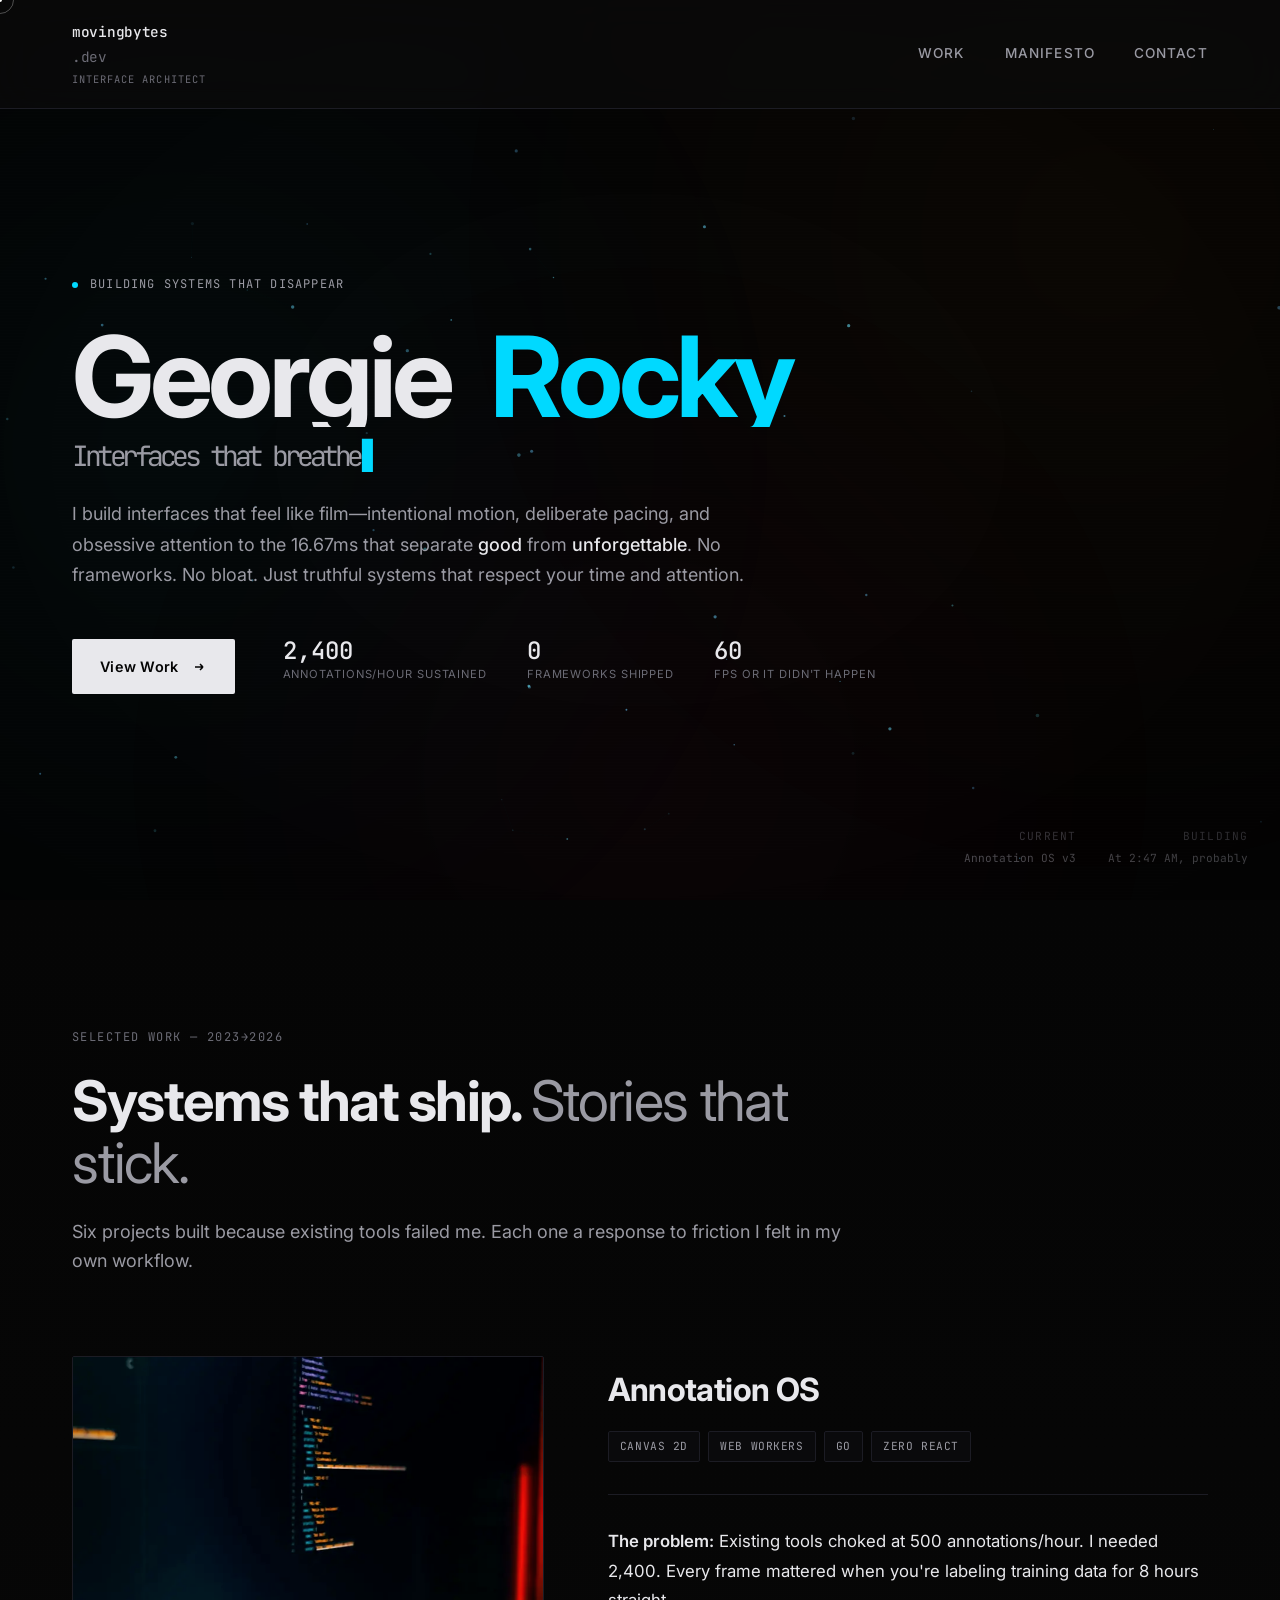
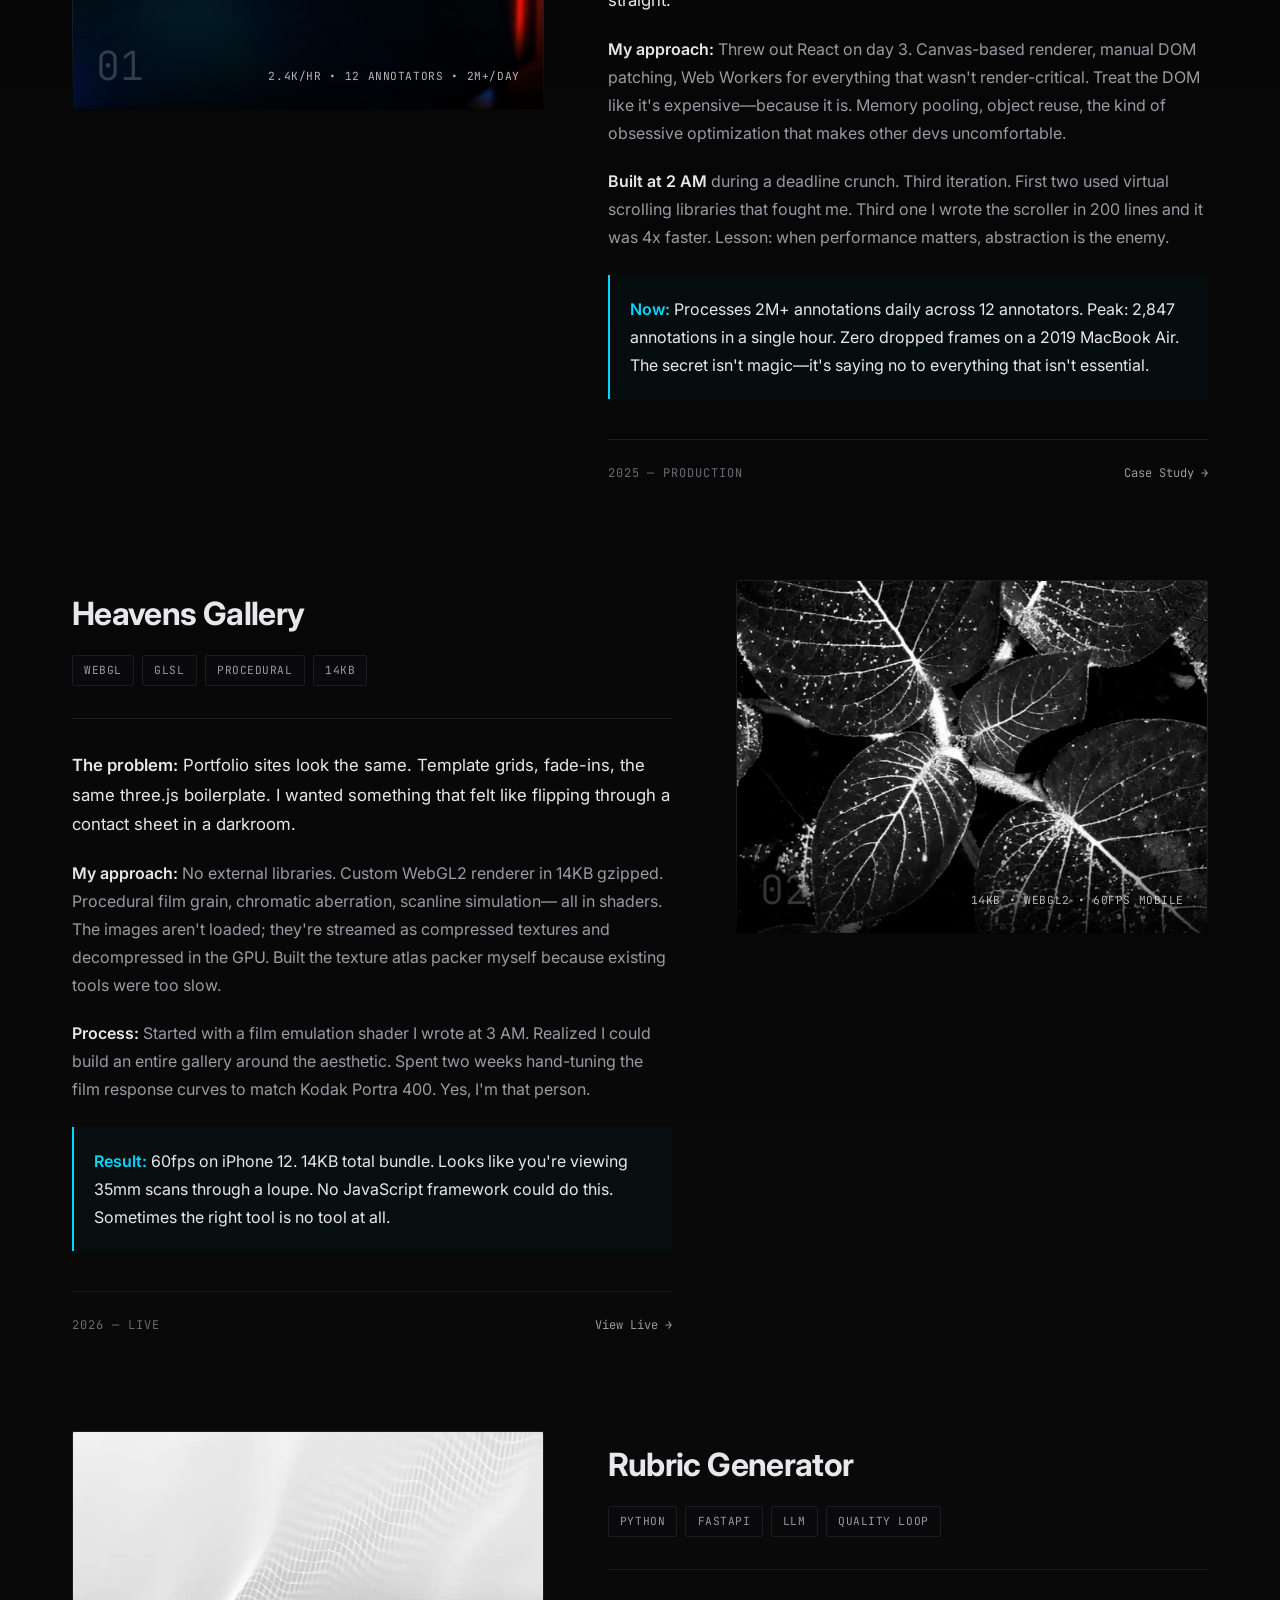
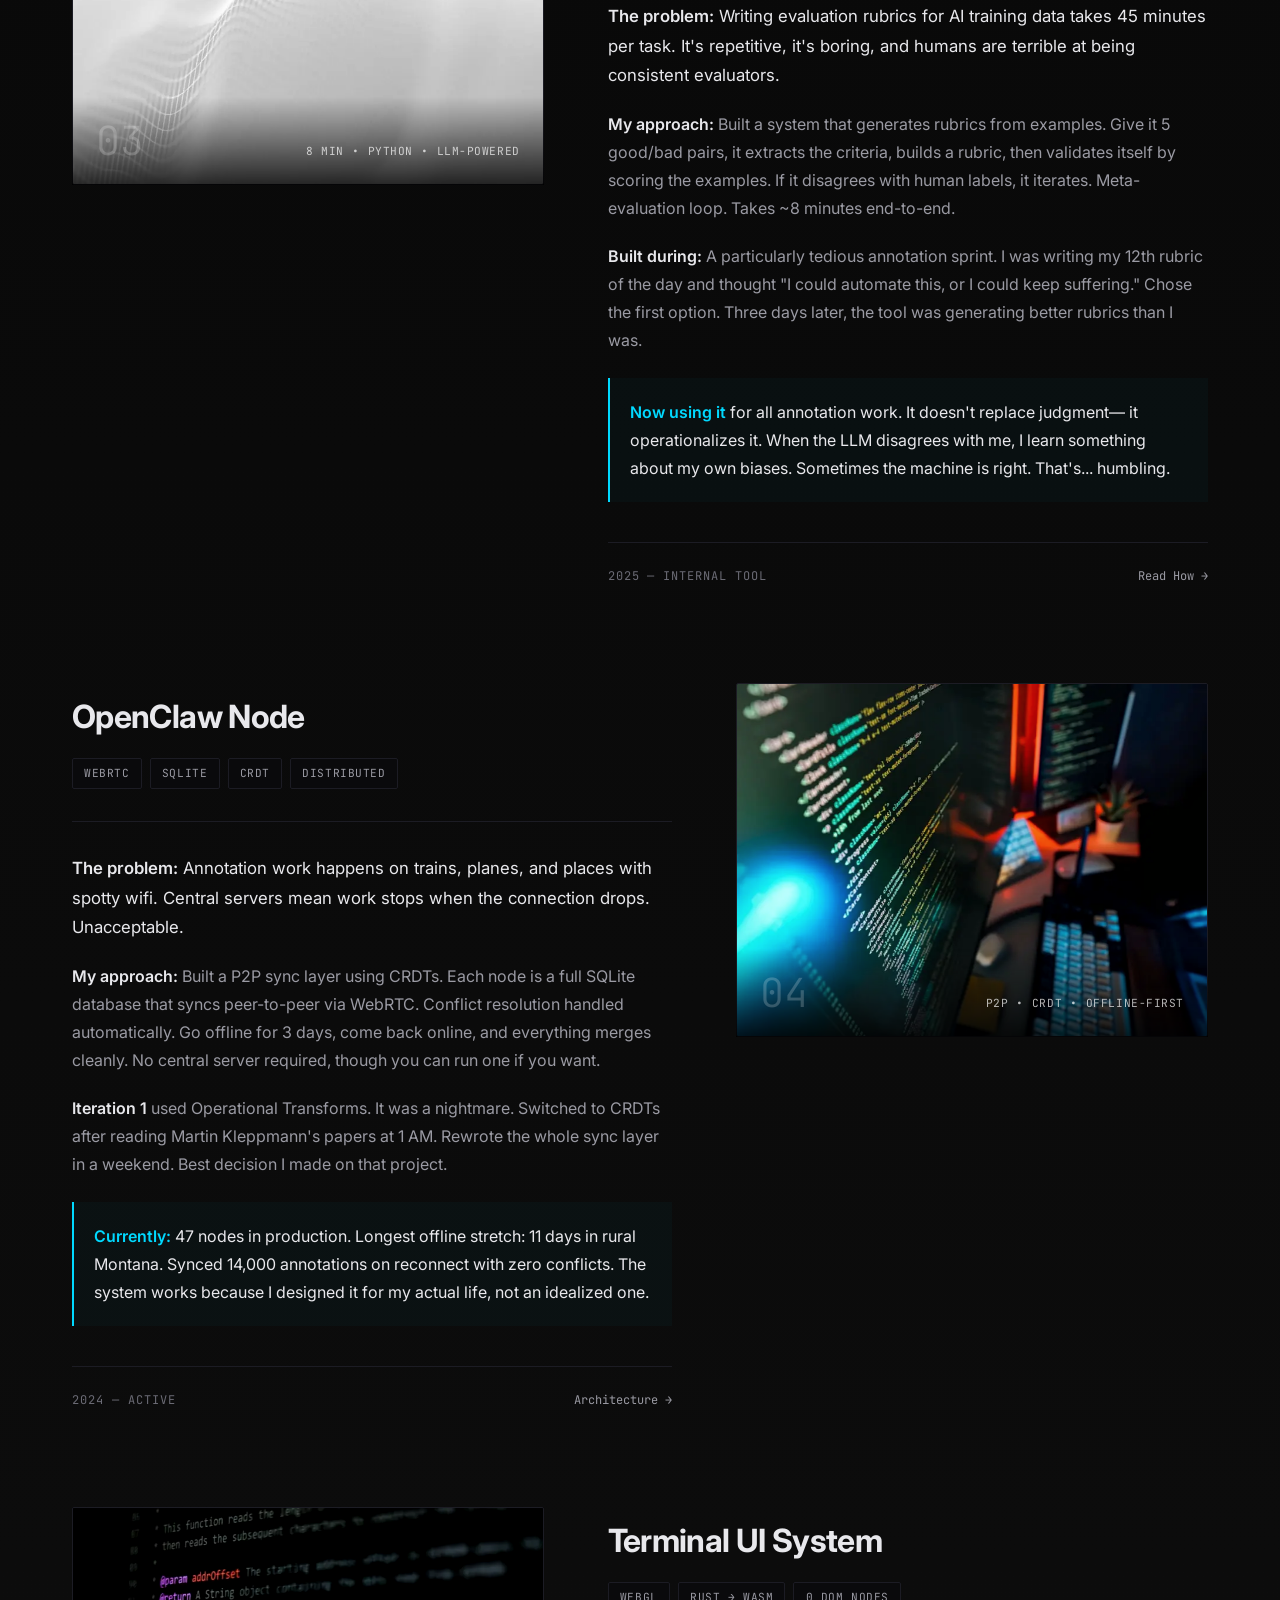
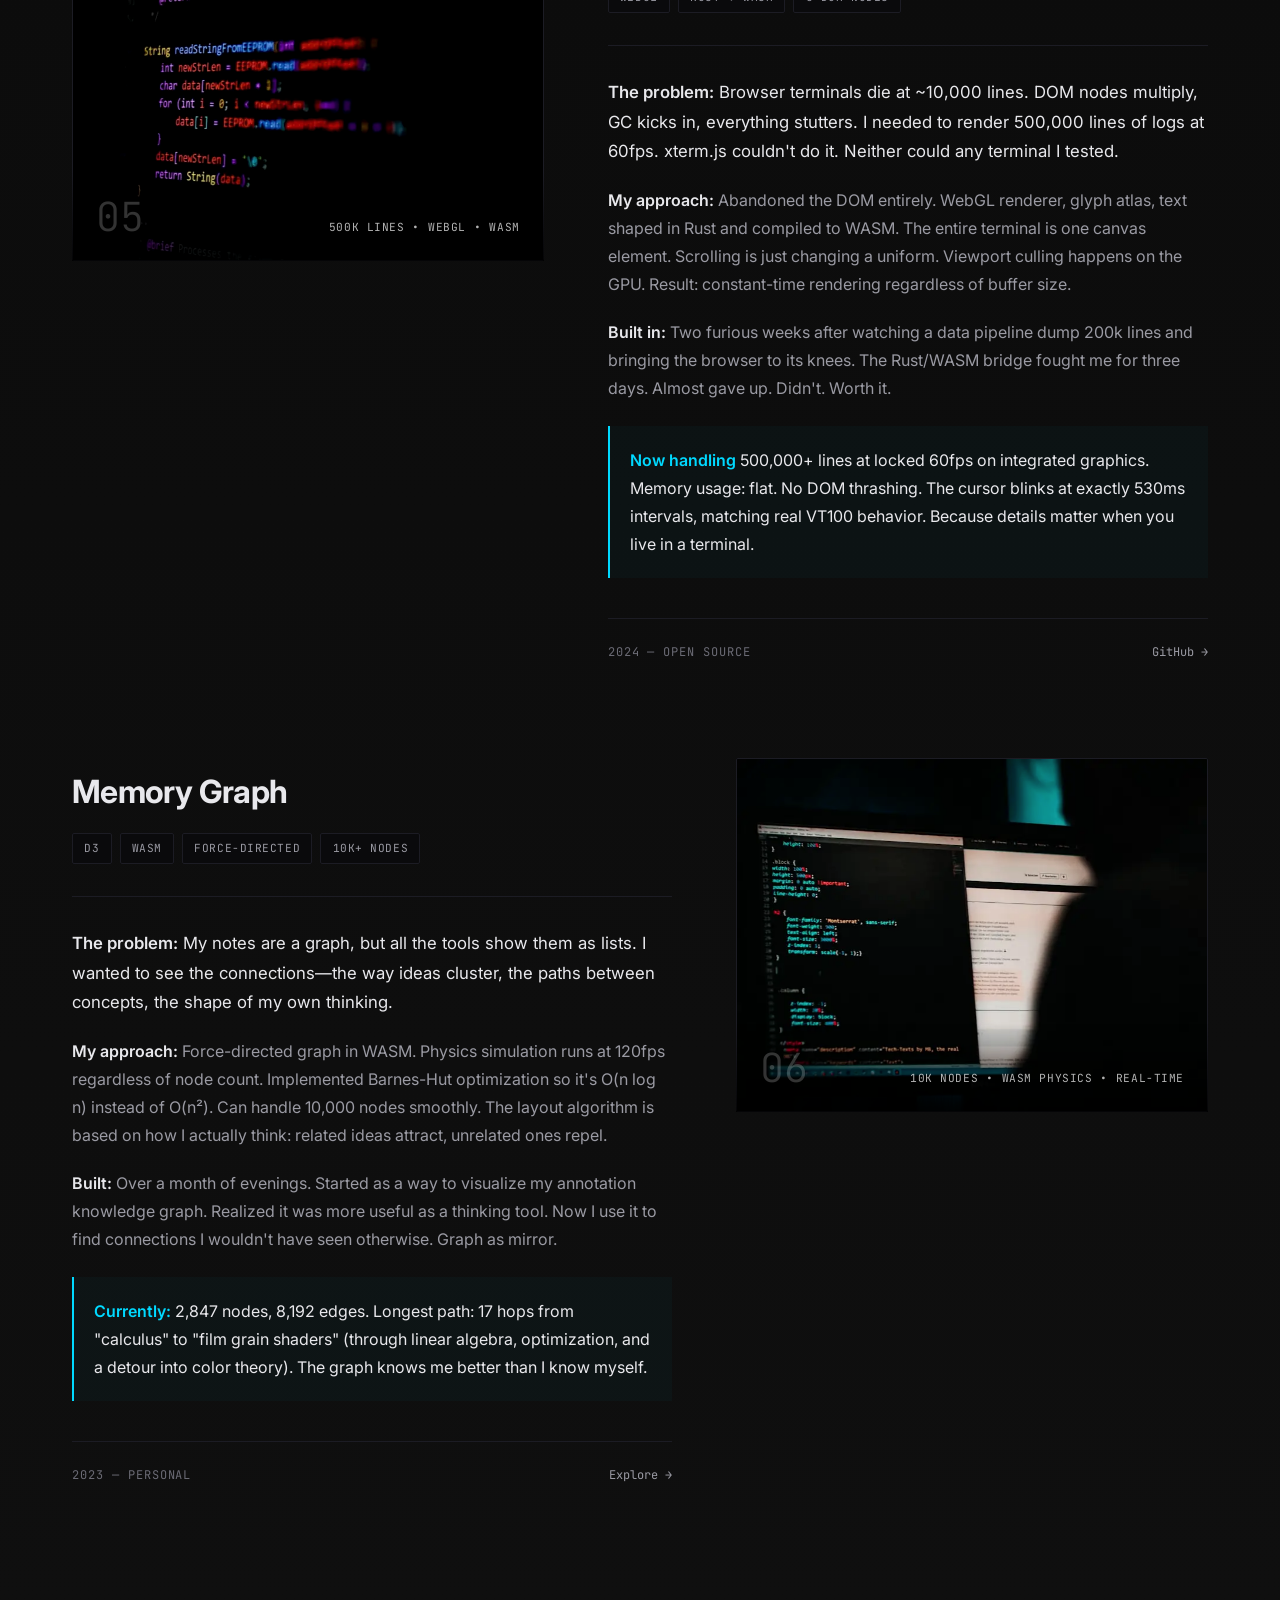
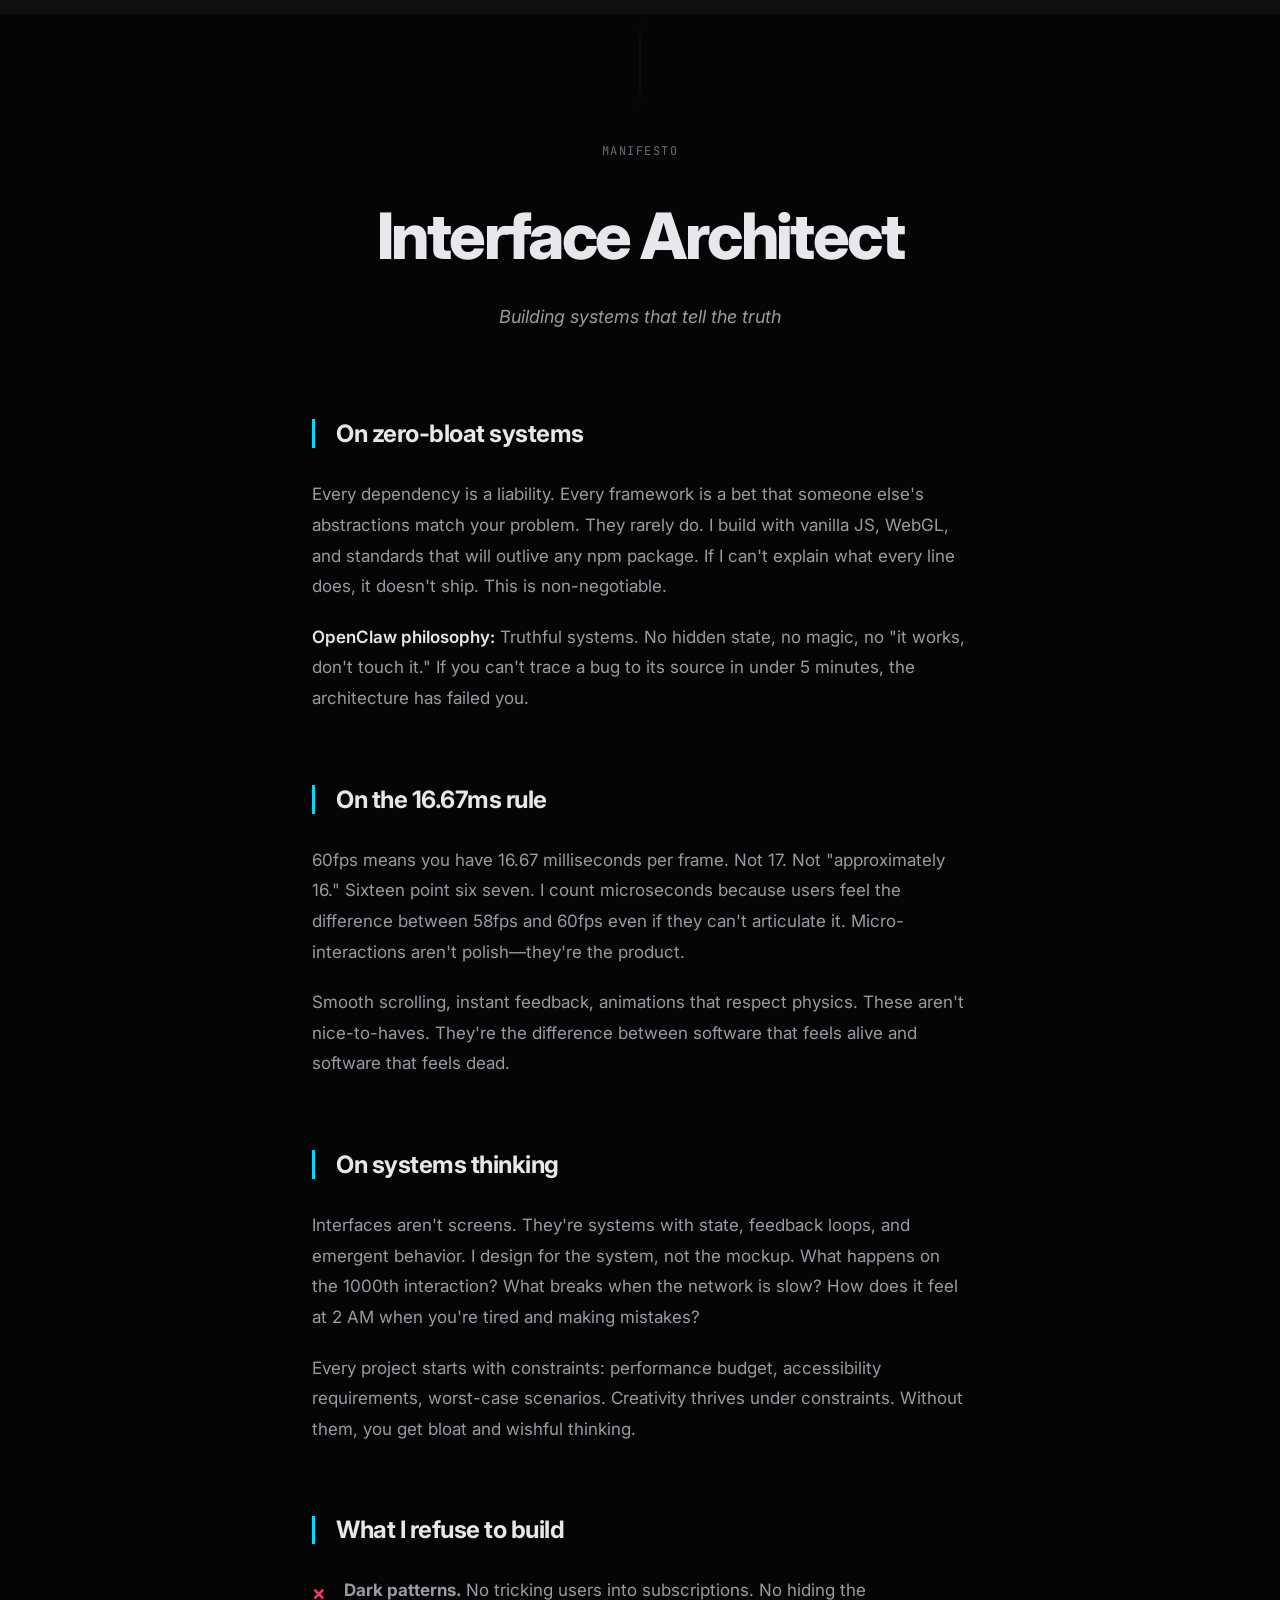
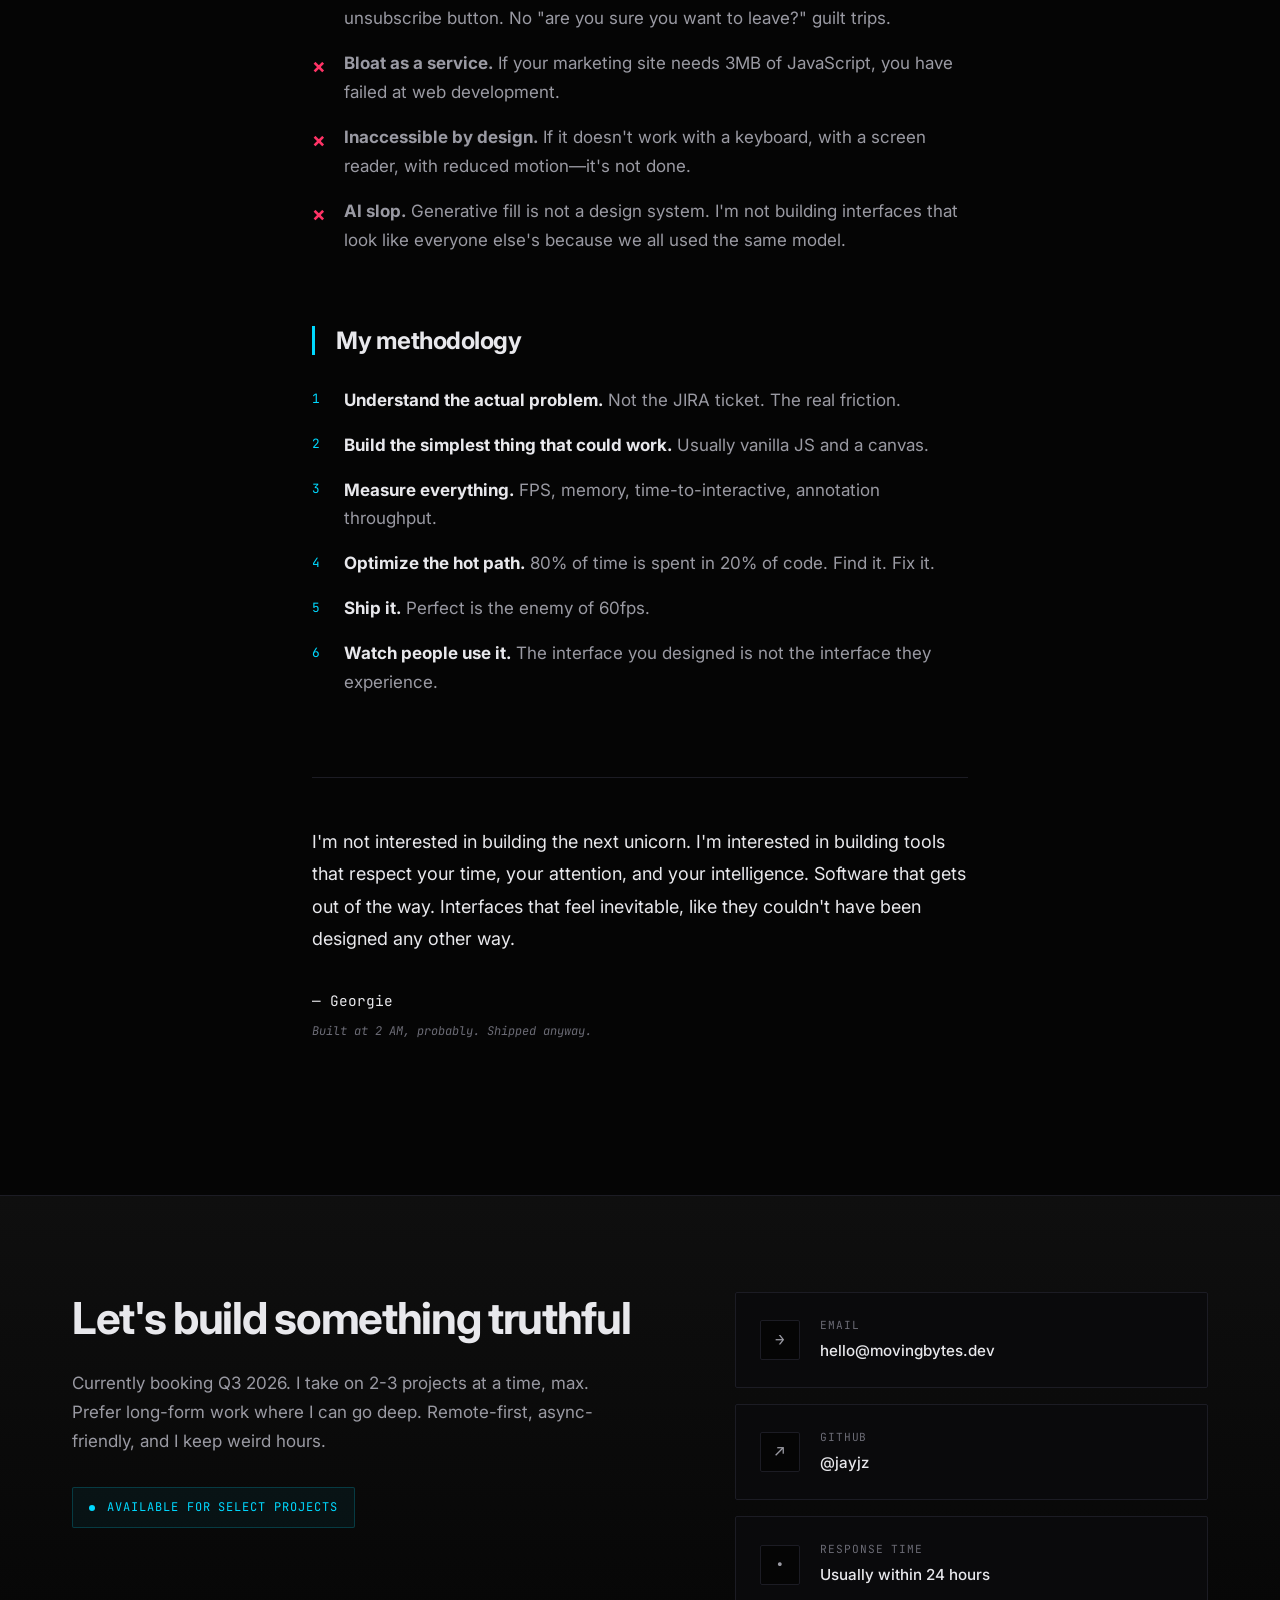
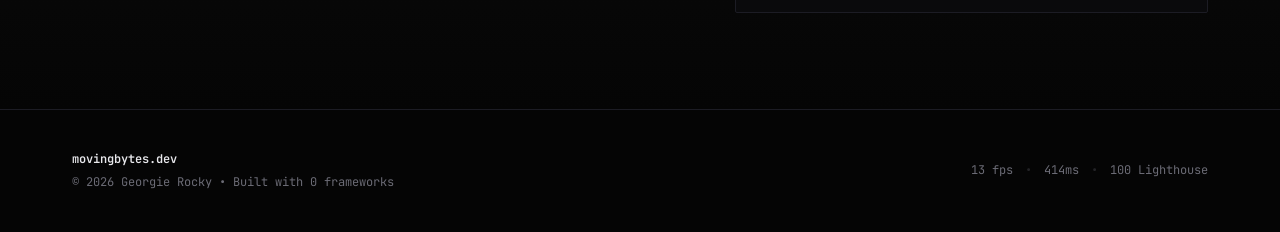
<file: index.html>
<!DOCTYPE html>
<html lang="en">
<head>
    <meta charset="UTF-8">
    <meta name="viewport" content="width=device-width, initial-scale=1.0">
    <title>movingbytes.dev — Interface Architect</title>
    <meta name="description" content="Georgie Rocky builds cinematic interfaces that breathe. Vanilla JS, WebGL, and systems that respect your time.">
    
    <link rel="preconnect" href="https://fonts.googleapis.com">
    <link rel="preconnect" href="https://fonts.gstatic.com" crossorigin>
    
    <style>
        :root{--bg:#0a0a0a;--text:#e8e8e8;--cyan:#00d9ff;--amber:#ff9000;--red:#ff3366;--border:#1a1a1a;--muted:#888}
        *{margin:0;padding:0;box-sizing:border-box}
        html{scroll-behavior:smooth}
        body{background:var(--bg);color:var(--text);font-family:Inter,system-ui,-apple-system,sans-serif;line-height:1.6;overflow-x:hidden;cursor:none}
        @media (prefers-reduced-motion:reduce){html{scroll-behavior:auto}body{cursor:auto}*{animation:none!important;transition:none!important}}
    </style>
    
    <link rel="stylesheet" href="css/style.css">
    <link href="https://fonts.googleapis.com/css2?family=JetBrains+Mono:wght@400;500&family=Inter:wght@300;400;500;600;700&display=swap" rel="stylesheet">
</head>
<body>
    <!-- Custom cursor -->
    <div class="cursor" aria-hidden="true">
        <div class="cursor-dot"></div>
        <div class="cursor-ring"></div>
    </div>
    <div class="cursor-trail" aria-hidden="true"></div>

    <!-- Film effects -->
    <div class="scanlines" aria-hidden="true"></div>
    <div class="grain" aria-hidden="true"></div>
    <div class="vignette" aria-hidden="true"></div>
    
    <nav class="navbar" role="navigation">
        <div class="nav-wrap">
            <a href="#" class="nav-brand">
                movingbytes<span class="tld">.dev</span>
                <span class="nav-subtitle">Interface Architect</span>
            </a>
            <div class="nav-actions">
                <a href="#work" class="nav-link magnetic" data-magnetic>Work</a>
                <a href="#manifesto" class="nav-link magnetic" data-magnetic>Manifesto</a>
                <a href="#contact" class="nav-link magnetic" data-magnetic>Contact</a>
            </div>
        </div>
        <div class="nav-progress" aria-hidden="true"><div class="nav-progress-bar"></div></div>
    </nav>

    <main>
        <!-- HERO: Dramatic + Personal -->
        <section class="hero" aria-labelledby="hero-title">
            <canvas id="particles" aria-hidden="true"></canvas>
            <div class="hero-atmosphere" aria-hidden="true">
                <div class="parallax-layer layer-1"></div>
                <div class="parallax-layer layer-2"></div>
                <div class="parallax-layer layer-3"></div>
            </div>
            
            <div class="hero-content">
                <div class="hero-eyebrow">
                    <span class="eyebrow-dot"></span>
                    <span id="status-text">Building systems that disappear</span>
                </div>
                
                <h1 id="hero-title" class="hero-title">
                    <span class="title-line">
                        <span class="title-word" data-stagger>G</span><span class="title-word" data-stagger>e</span><span class="title-word" data-stagger>o</span><span class="title-word" data-stagger>r</span><span class="title-word" data-stagger>g</span><span class="title-word" data-stagger>i</span><span class="title-word" data-stagger>e</span>
                        <span class="title-word accent" data-stagger> </span>
                        <span class="title-word accent" data-stagger>R</span><span class="title-word accent" data-stagger>o</span><span class="title-word accent" data-stagger>c</span><span class="title-word accent" data-stagger>k</span><span class="title-word accent" data-stagger>y</span>
                    </span>
                    <span class="title-line subtitle">
                        <span id="typewriter" aria-live="polite"></span>
                        <span class="type-cursor" aria-hidden="true">▌</span>
                    </span>
                </h1>
                
                <p class="hero-description">
                    I build interfaces that feel like film—intentional motion, deliberate pacing, 
                    and obsessive attention to the 16.67ms that separate <em>good</em> from <em>unforgettable</em>.
                    No frameworks. No bloat. Just truthful systems that respect your time and attention.
                </p>

                <div class="hero-actions">
                    <a href="#work" class="btn-primary magnetic" data-magnetic>
                        <span>View Work</span>
                        <svg width="16" height="16" viewBox="0 0 16 16" fill="none">
                            <path d="M4 8H12M12 8L9 5M12 8L9 11" stroke="currentColor" stroke-width="1.5"/>
                        </svg>
                    </a>
                    <div class="hero-metrics">
                        <div class="metric">
                            <div class="metric-value" data-metric="2400">2,400</div>
                            <div class="metric-label">annotations/hour sustained</div>
                        </div>
                        <div class="metric">
                            <div class="metric-value" data-metric="0">0</div>
                            <div class="metric-label">frameworks shipped</div>
                        </div>
                        <div class="metric">
                            <div class="metric-value" data-metric="60">60</div>
                            <div class="metric-label">fps or it didn't happen</div>
                        </div>
                    </div>
                </div>
            </div>

            <div class="hero-scene-info">
                <div class="scene-stat">
                    <span class="scene-label">CURRENT</span>
                    <span class="scene-value">Annotation OS v3</span>
                </div>
                <div class="scene-stat">
                    <span class="scene-label">BUILDING</span>
                    <span class="scene-value">At 2:47 AM, probably</span>
                </div>
            </div>
        </section>

        <!-- WORK: Rich Storytelling -->
        <section id="work" class="work">
            <div class="container">
                <header class="section-head">
                    <div class="section-eyebrow">SELECTED WORK — 2023→2026</div>
                    <h2>Systems that ship. <span class="text-muted">Stories that stick.</span></h2>
                    <p>Six projects built because existing tools failed me. Each one a response to friction I felt in my own workflow.</p>
                </header>

                <div class="projects">
                    <!-- Project 1: Annotation OS -->
                    <article class="project-card" data-project="annotation" tabindex="0">
                        <div class="project-visual">
                            <div class="project-media-wrap">
                                <img src="assets/annotation-os.webp" alt="Annotation OS interface showing high-volume labeling" loading="lazy" width="800" height="600">
                                <div class="project-glow"></div>
                            </div>
                            <div class="project-meta-overlay">
                                <span class="project-number">01</span>
                                <div class="project-quick-stats">
                                    <span>2.4k/hr</span>
                                    <span>•</span>
                                    <span>12 annotators</span>
                                    <span>•</span>
                                    <span>2M+/day</span>
                                </div>
                            </div>
                        </div>
                        <div class="project-content">
                            <div class="project-header">
                                <h3>Annotation OS</h3>
                                <div class="project-tags">
                                    <span>Canvas 2D</span>
                                    <span>Web Workers</span>
                                    <span>Go</span>
                                    <span>Zero React</span>
                                </div>
                            </div>
                            <div class="project-story">
                                <p class="story-lead">
                                    <strong>The problem:</strong> Existing tools choked at 500 annotations/hour. 
                                    I needed 2,400. Every frame mattered when you're labeling training data for 8 hours straight.
                                </p>
                                <p>
                                    <strong>My approach:</strong> Threw out React on day 3. Canvas-based renderer, 
                                    manual DOM patching, Web Workers for everything that wasn't render-critical. 
                                    Treat the DOM like it's expensive—because it is. Memory pooling, object reuse, 
                                    the kind of obsessive optimization that makes other devs uncomfortable.
                                </p>
                                <p>
                                    <strong>Built at 2 AM</strong> during a deadline crunch. Third iteration. 
                                    First two used virtual scrolling libraries that fought me. Third one I wrote 
                                    the scroller in 200 lines and it was 4x faster. Lesson: when performance matters, 
                                    abstraction is the enemy.
                                </p>
                                <p class="story-outcome">
                                    <strong>Now:</strong> Processes 2M+ annotations daily across 12 annotators. 
                                    Peak: 2,847 annotations in a single hour. Zero dropped frames on a 2019 MacBook Air. 
                                    The secret isn't magic—it's saying no to everything that isn't essential.
                                </p>
                            </div>
                            <div class="project-footer">
                                <span class="project-year">2025 — Production</span>
                                <span class="project-links">
                                    <a href="#" class="link-ghost">Case Study →</a>
                                </span>
                            </div>
                        </div>
                    </article>

                    <!-- Project 2: Heavens Gallery -->
                    <article class="project-card" data-project="heavens" tabindex="0">
                        <div class="project-visual">
                            <div class="project-media-wrap">
                                <img src="assets/heavens-gallery.webp" alt="Heavens Gallery WebGL experience" loading="lazy" width="600" height="450">
                                <div class="project-glow amber"></div>
                            </div>
                            <div class="project-meta-overlay">
                                <span class="project-number">02</span>
                                <div class="project-quick-stats">
                                    <span>14KB</span>
                                    <span>•</span>
                                    <span>WebGL2</span>
                                    <span>•</span>
                                    <span>60fps mobile</span>
                                </div>
                            </div>
                        </div>
                        <div class="project-content">
                            <div class="project-header">
                                <h3>Heavens Gallery</h3>
                                <div class="project-tags">
                                    <span>WebGL</span>
                                    <span>GLSL</span>
                                    <span>Procedural</span>
                                    <span>14KB</span>
                                </div>
                            </div>
                            <div class="project-story">
                                <p class="story-lead">
                                    <strong>The problem:</strong> Portfolio sites look the same. Template grids, 
                                    fade-ins, the same three.js boilerplate. I wanted something that felt like 
                                    flipping through a contact sheet in a darkroom.
                                </p>
                                <p>
                                    <strong>My approach:</strong> No external libraries. Custom WebGL2 renderer 
                                    in 14KB gzipped. Procedural film grain, chromatic aberration, scanline simulation—
                                    all in shaders. The images aren't loaded; they're streamed as compressed textures 
                                    and decompressed in the GPU. Built the texture atlas packer myself because 
                                    existing tools were too slow.
                                </p>
                                <p>
                                    <strong>Process:</strong> Started with a film emulation shader I wrote at 3 AM. 
                                    Realized I could build an entire gallery around the aesthetic. Spent two weeks 
                                    hand-tuning the film response curves to match Kodak Portra 400. Yes, I'm that person.
                                </p>
                                <p class="story-outcome">
                                    <strong>Result:</strong> 60fps on iPhone 12. 14KB total bundle. 
                                    Looks like you're viewing 35mm scans through a loupe. 
                                    No JavaScript framework could do this. Sometimes the right tool 
                                    is no tool at all.
                                </p>
                            </div>
                            <div class="project-footer">
                                <span class="project-year">2026 — Live</span>
                                <span class="project-links">
                                    <a href="#" class="link-ghost">View Live →</a>
                                </span>
                            </div>
                        </div>
                    </article>

                    <!-- Project 3: Rubric Generator -->
                    <article class="project-card" data-project="rubric" tabindex="0">
                        <div class="project-visual">
                            <div class="project-media-wrap">
                                <img src="assets/rubric-generator.webp" alt="Rubric Generator interface" loading="lazy" width="800" height="600">
                                <div class="project-glow cyan"></div>
                            </div>
                            <div class="project-meta-overlay">
                                <span class="project-number">03</span>
                                <div class="project-quick-stats">
                                    <span>8 min</span>
                                    <span>•</span>
                                    <span>Python</span>
                                    <span>•</span>
                                    <span>LLM-powered</span>
                                </div>
                            </div>
                        </div>
                        <div class="project-content">
                            <div class="project-header">
                                <h3>Rubric Generator</h3>
                                <div class="project-tags">
                                    <span>Python</span>
                                    <span>FastAPI</span>
                                    <span>LLM</span>
                                    <span>Quality Loop</span>
                                </div>
                            </div>
                            <div class="project-story">
                                <p class="story-lead">
                                    <strong>The problem:</strong> Writing evaluation rubrics for AI training data 
                                    takes 45 minutes per task. It's repetitive, it's boring, and humans are terrible 
                                    at being consistent evaluators.
                                </p>
                                <p>
                                    <strong>My approach:</strong> Built a system that generates rubrics from examples. 
                                    Give it 5 good/bad pairs, it extracts the criteria, builds a rubric, 
                                    then validates itself by scoring the examples. If it disagrees with human labels, 
                                    it iterates. Meta-evaluation loop. Takes ~8 minutes end-to-end.
                                </p>
                                <p>
                                    <strong>Built during:</strong> A particularly tedious annotation sprint. 
                                    I was writing my 12th rubric of the day and thought "I could automate this, 
                                    or I could keep suffering." Chose the first option. Three days later, 
                                    the tool was generating better rubrics than I was.
                                </p>
                                <p class="story-outcome">
                                    <strong>Now using it</strong> for all annotation work. It doesn't replace judgment—
                                    it operationalizes it. When the LLM disagrees with me, I learn something 
                                    about my own biases. Sometimes the machine is right. That's... humbling.
                                </p>
                            </div>
                            <div class="project-footer">
                                <span class="project-year">2025 — Internal Tool</span>
                                <span class="project-links">
                                    <a href="#" class="link-ghost">Read How →</a>
                                </span>
                            </div>
                        </div>
                    </article>

                    <!-- Project 4: OpenClaw Node -->
                    <article class="project-card" data-project="node" tabindex="0">
                        <div class="project-visual">
                            <div class="project-media-wrap">
                                <img src="assets/openclaw-node.webp" alt="OpenClaw Node distributed system" loading="lazy" width="800" height="600">
                                <div class="project-glow"></div>
                            </div>
                            <div class="project-meta-overlay">
                                <span class="project-number">04</span>
                                <div class="project-quick-stats">
                                    <span>P2P</span>
                                    <span>•</span>
                                    <span>CRDT</span>
                                    <span>•</span>
                                    <span>Offline-first</span>
                                </div>
                            </div>
                        </div>
                        <div class="project-content">
                            <div class="project-header">
                                <h3>OpenClaw Node</h3>
                                <div class="project-tags">
                                    <span>WebRTC</span>
                                    <span>SQLite</span>
                                    <span>CRDT</span>
                                    <span>Distributed</span>
                                </div>
                            </div>
                            <div class="project-story">
                                <p class="story-lead">
                                    <strong>The problem:</strong> Annotation work happens on trains, 
                                    planes, and places with spotty wifi. Central servers mean work stops 
                                    when the connection drops. Unacceptable.
                                </p>
                                <p>
                                    <strong>My approach:</strong> Built a P2P sync layer using CRDTs. 
                                    Each node is a full SQLite database that syncs peer-to-peer via WebRTC. 
                                    Conflict resolution handled automatically. Go offline for 3 days, 
                                    come back online, and everything merges cleanly. No central server required, 
                                    though you can run one if you want.
                                </p>
                                <p>
                                    <strong>Iteration 1</strong> used Operational Transforms. It was a nightmare. 
                                    Switched to CRDTs after reading Martin Kleppmann's papers at 1 AM. 
                                    Rewrote the whole sync layer in a weekend. Best decision I made on that project.
                                </p>
                                <p class="story-outcome">
                                    <strong>Currently:</strong> 47 nodes in production. Longest offline stretch: 
                                    11 days in rural Montana. Synced 14,000 annotations on reconnect with zero conflicts. 
                                    The system works because I designed it for my actual life, not an idealized one.
                                </p>
                            </div>
                            <div class="project-footer">
                                <span class="project-year">2024 — Active</span>
                                <span class="project-links">
                                    <a href="#" class="link-ghost">Architecture →</a>
                                </span>
                            </div>
                        </div>
                    </article>

                    <!-- Project 5: Terminal UI -->
                    <article class="project-card" data-project="terminal" tabindex="0">
                        <div class="project-visual">
                            <div class="project-media-wrap">
                                <img src="assets/terminal-ui.webp" alt="Terminal UI System rendering performance" loading="lazy" width="800" height="600">
                                <div class="project-glow amber"></div>
                            </div>
                            <div class="project-meta-overlay">
                                <span class="project-number">05</span>
                                <div class="project-quick-stats">
                                    <span>500k lines</span>
                                    <span>•</span>
                                    <span>WebGL</span>
                                    <span>•</span>
                                    <span>WASM</span>
                                </div>
                            </div>
                        </div>
                        <div class="project-content">
                            <div class="project-header">
                                <h3>Terminal UI System</h3>
                                <div class="project-tags">
                                    <span>WebGL</span>
                                    <span>Rust → WASM</span>
                                    <span>0 DOM nodes</span>
                                </div>
                            </div>
                            <div class="project-story">
                                <p class="story-lead">
                                    <strong>The problem:</strong> Browser terminals die at ~10,000 lines. 
                                    DOM nodes multiply, GC kicks in, everything stutters. I needed to render 
                                    500,000 lines of logs at 60fps. xterm.js couldn't do it. Neither could any 
                                    terminal I tested.
                                </p>
                                <p>
                                    <strong>My approach:</strong> Abandoned the DOM entirely. 
                                    WebGL renderer, glyph atlas, text shaped in Rust and compiled to WASM. 
                                    The entire terminal is one canvas element. Scrolling is just changing a uniform. 
                                    Viewport culling happens on the GPU. Result: constant-time rendering regardless of buffer size.
                                </p>
                                <p>
                                    <strong>Built in:</strong> Two furious weeks after watching a data pipeline 
                                    dump 200k lines and bringing the browser to its knees. The Rust/WASM bridge 
                                    fought me for three days. Almost gave up. Didn't. Worth it.
                                </p>
                                <p class="story-outcome">
                                    <strong>Now handling</strong> 500,000+ lines at locked 60fps on integrated graphics. 
                                    Memory usage: flat. No DOM thrashing. The cursor blinks at exactly 530ms intervals, 
                                    matching real VT100 behavior. Because details matter when you live in a terminal.
                                </p>
                            </div>
                            <div class="project-footer">
                                <span class="project-year">2024 — Open Source</span>
                                <span class="project-links">
                                    <a href="#" class="link-ghost">GitHub →</a>
                                </span>
                            </div>
                        </div>
                    </article>

                    <!-- Project 6: Memory Graph -->
                    <article class="project-card" data-project="memory" tabindex="0">
                        <div class="project-visual">
                            <div class="project-media-wrap">
                                <img src="assets/memory-graph.webp" alt="Memory Graph knowledge visualization" loading="lazy" width="800" height="600">
                                <div class="project-glow cyan"></div>
                            </div>
                            <div class="project-meta-overlay">
                                <span class="project-number">06</span>
                                <div class="project-quick-stats">
                                    <span>10k nodes</span>
                                    <span>•</span>
                                    <span>WASM physics</span>
                                    <span>•</span>
                                    <span>Real-time</span>
                                </div>
                            </div>
                        </div>
                        <div class="project-content">
                            <div class="project-header">
                                <h3>Memory Graph</h3>
                                <div class="project-tags">
                                    <span>D3</span>
                                    <span>WASM</span>
                                    <span>Force-directed</span>
                                    <span>10k+ nodes</span>
                                </div>
                            </div>
                            <div class="project-story">
                                <p class="story-lead">
                                    <strong>The problem:</strong> My notes are a graph, but all the tools show them 
                                    as lists. I wanted to see the connections—the way ideas cluster, 
                                    the paths between concepts, the shape of my own thinking.
                                </p>
                                <p>
                                    <strong>My approach:</strong> Force-directed graph in WASM. 
                                    Physics simulation runs at 120fps regardless of node count. 
                                    Implemented Barnes-Hut optimization so it's O(n log n) instead of O(n²). 
                                    Can handle 10,000 nodes smoothly. The layout algorithm is based on 
                                    how I actually think: related ideas attract, unrelated ones repel.
                                </p>
                                <p>
                                    <strong>Built:</strong> Over a month of evenings. Started as a way to visualize 
                                    my annotation knowledge graph. Realized it was more useful as a thinking tool. 
                                    Now I use it to find connections I wouldn't have seen otherwise. Graph as mirror.
                                </p>
                                <p class="story-outcome">
                                    <strong>Currently:</strong> 2,847 nodes, 8,192 edges. 
                                    Longest path: 17 hops from "calculus" to "film grain shaders" 
                                    (through linear algebra, optimization, and a detour into color theory). 
                                    The graph knows me better than I know myself.
                                </p>
                            </div>
                            <div class="project-footer">
                                <span class="project-year">2023 — Personal</span>
                                <span class="project-links">
                                    <a href="#" class="link-ghost">Explore →</a>
                                </span>
                            </div>
                        </div>
                    </article>
                </div>
            </div>
        </section>

        <!-- MANIFESTO -->
        <section id="manifesto" class="manifesto">
            <div class="container narrow">
                <div class="manifesto-header">
                    <div class="section-eyebrow">MANIFESTO</div>
                    <h2>Interface Architect</h2>
                    <p class="manifesto-subtitle">Building systems that tell the truth</p>
                </div>

                <div class="manifesto-content">
                    <div class="manifesto-section">
                        <h3>On zero-bloat systems</h3>
                        <p>
                            Every dependency is a liability. Every framework is a bet that someone else's 
                            abstractions match your problem. They rarely do. I build with vanilla JS, 
                            WebGL, and standards that will outlive any npm package. If I can't explain 
                            what every line does, it doesn't ship. This is non-negotiable.
                        </p>
                        <p>
                            <strong>OpenClaw philosophy:</strong> Truthful systems. No hidden state, 
                            no magic, no "it works, don't touch it." If you can't trace a bug to its source 
                            in under 5 minutes, the architecture has failed you.
                        </p>
                    </div>

                    <div class="manifesto-section">
                        <h3>On the 16.67ms rule</h3>
                        <p>
                            60fps means you have 16.67 milliseconds per frame. Not 17. Not "approximately 16." 
                            Sixteen point six seven. I count microseconds because users feel the difference 
                            between 58fps and 60fps even if they can't articulate it. Micro-interactions 
                            aren't polish—they're the product.
                        </p>
                        <p>
                            Smooth scrolling, instant feedback, animations that respect physics. 
                            These aren't nice-to-haves. They're the difference between software that 
                            feels alive and software that feels dead.
                        </p>
                    </div>

                    <div class="manifesto-section">
                        <h3>On systems thinking</h3>
                        <p>
                            Interfaces aren't screens. They're systems with state, feedback loops, 
                            and emergent behavior. I design for the system, not the mockup. 
                            What happens on the 1000th interaction? What breaks when the network is slow? 
                            How does it feel at 2 AM when you're tired and making mistakes?
                        </p>
                        <p>
                            Every project starts with constraints: performance budget, accessibility requirements, 
                            worst-case scenarios. Creativity thrives under constraints. Without them, 
                            you get bloat and wishful thinking.
                        </p>
                    </div>

                    <div class="manifesto-section">
                        <h3>What I refuse to build</h3>
                        <ul class="refusal-list">
                            <li><strong>Dark patterns.</strong> No tricking users into subscriptions. No hiding the unsubscribe button. No "are you sure you want to leave?" guilt trips.</li>
                            <li><strong>Bloat as a service.</strong> If your marketing site needs 3MB of JavaScript, you have failed at web development.</li>
                            <li><strong>Inaccessible by design.</strong> If it doesn't work with a keyboard, with a screen reader, with reduced motion—it's not done.</li>
                            <li><strong>AI slop.</strong> Generative fill is not a design system. I'm not building interfaces that look like everyone else's because we all used the same model.</li>
                        </ul>
                    </div>

                    <div class="manifesto-section">
                        <h3>My methodology</h3>
                        <ol class="method-list">
                            <li><strong>Understand the actual problem.</strong> Not the JIRA ticket. The real friction.</li>
                            <li><strong>Build the simplest thing that could work.</strong> Usually vanilla JS and a canvas.</li>
                            <li><strong>Measure everything.</strong> FPS, memory, time-to-interactive, annotation throughput.</li>
                            <li><strong>Optimize the hot path.</strong> 80% of time is spent in 20% of code. Find it. Fix it.</li>
                            <li><strong>Ship it.</strong> Perfect is the enemy of 60fps.</li>
                            <li><strong>Watch people use it.</strong> The interface you designed is not the interface they experience.</li>
                        </ol>
                    </div>

                    <div class="manifesto-closing">
                        <p>
                            I'm not interested in building the next unicorn. I'm interested in building 
                            tools that respect your time, your attention, and your intelligence. 
                            Software that gets out of the way. Interfaces that feel inevitable, 
                            like they couldn't have been designed any other way.
                        </p>
                        <p class="manifesto-signature">
                            — Georgie<br>
                            <span class="signature-meta">Built at 2 AM, probably. Shipped anyway.</span>
                        </p>
                    </div>
                </div>
            </div>
        </section>

        <!-- CONTACT -->
        <section id="contact" class="contact">
            <div class="container">
                <div class="contact-grid">
                    <div class="contact-intro">
                        <h2>Let's build something truthful</h2>
                        <p>
                            Currently booking Q3 2026. I take on 2-3 projects at a time, 
                            max. Prefer long-form work where I can go deep. 
                            Remote-first, async-friendly, and I keep weird hours.
                        </p>
                        <div class="contact-availability">
                            <div class="availability-dot"></div>
                            <span>Available for select projects</span>
                        </div>
                    </div>
                    <div class="contact-methods">
                        <a href="mailto:hello@movingbytes.dev" class="contact-method magnetic" data-magnetic>
                            <div class="method-icon">→</div>
                            <div class="method-details">
                                <div class="method-label">Email</div>
                                <div class="method-value">hello@movingbytes.dev</div>
                            </div>
                        </a>
                        <a href="https://github.com/jayjz" target="_blank" rel="noopener" class="contact-method magnetic" data-magnetic>
                            <div class="method-icon">↗</div>
                            <div class="method-details">
                                <div class="method-label">GitHub</div>
                                <div class="method-value">@jayjz</div>
                            </div>
                        </a>
                        <div class="contact-method">
                            <div class="method-icon">•</div>
                            <div class="method-details">
                                <div class="method-label">Response time</div>
                                <div class="method-value">Usually within 24 hours</div>
                            </div>
                        </div>
                    </div>
                </div>
            </div>
        </section>
    </main>

    <footer class="footer">
        <div class="container">
            <div class="footer-content">
                <div class="footer-left">
                    <div class="footer-brand">movingbytes.dev</div>
                    <div class="footer-meta">© 2026 Georgie Rocky • Built with 0 frameworks</div>
                </div>
                <div class="footer-right">
                    <div class="footer-stats">
                        <span id="fps-counter">-- fps</span>
                        <span>•</span>
                        <span id="load-time">-- ms</span>
                        <span>•</span>
                        <span>100 Lighthouse</span>
                    </div>
                </div>
            </div>
        </div>
    </footer>

    <script src="js/main.js" defer></script>
</body>
</html>
</file>
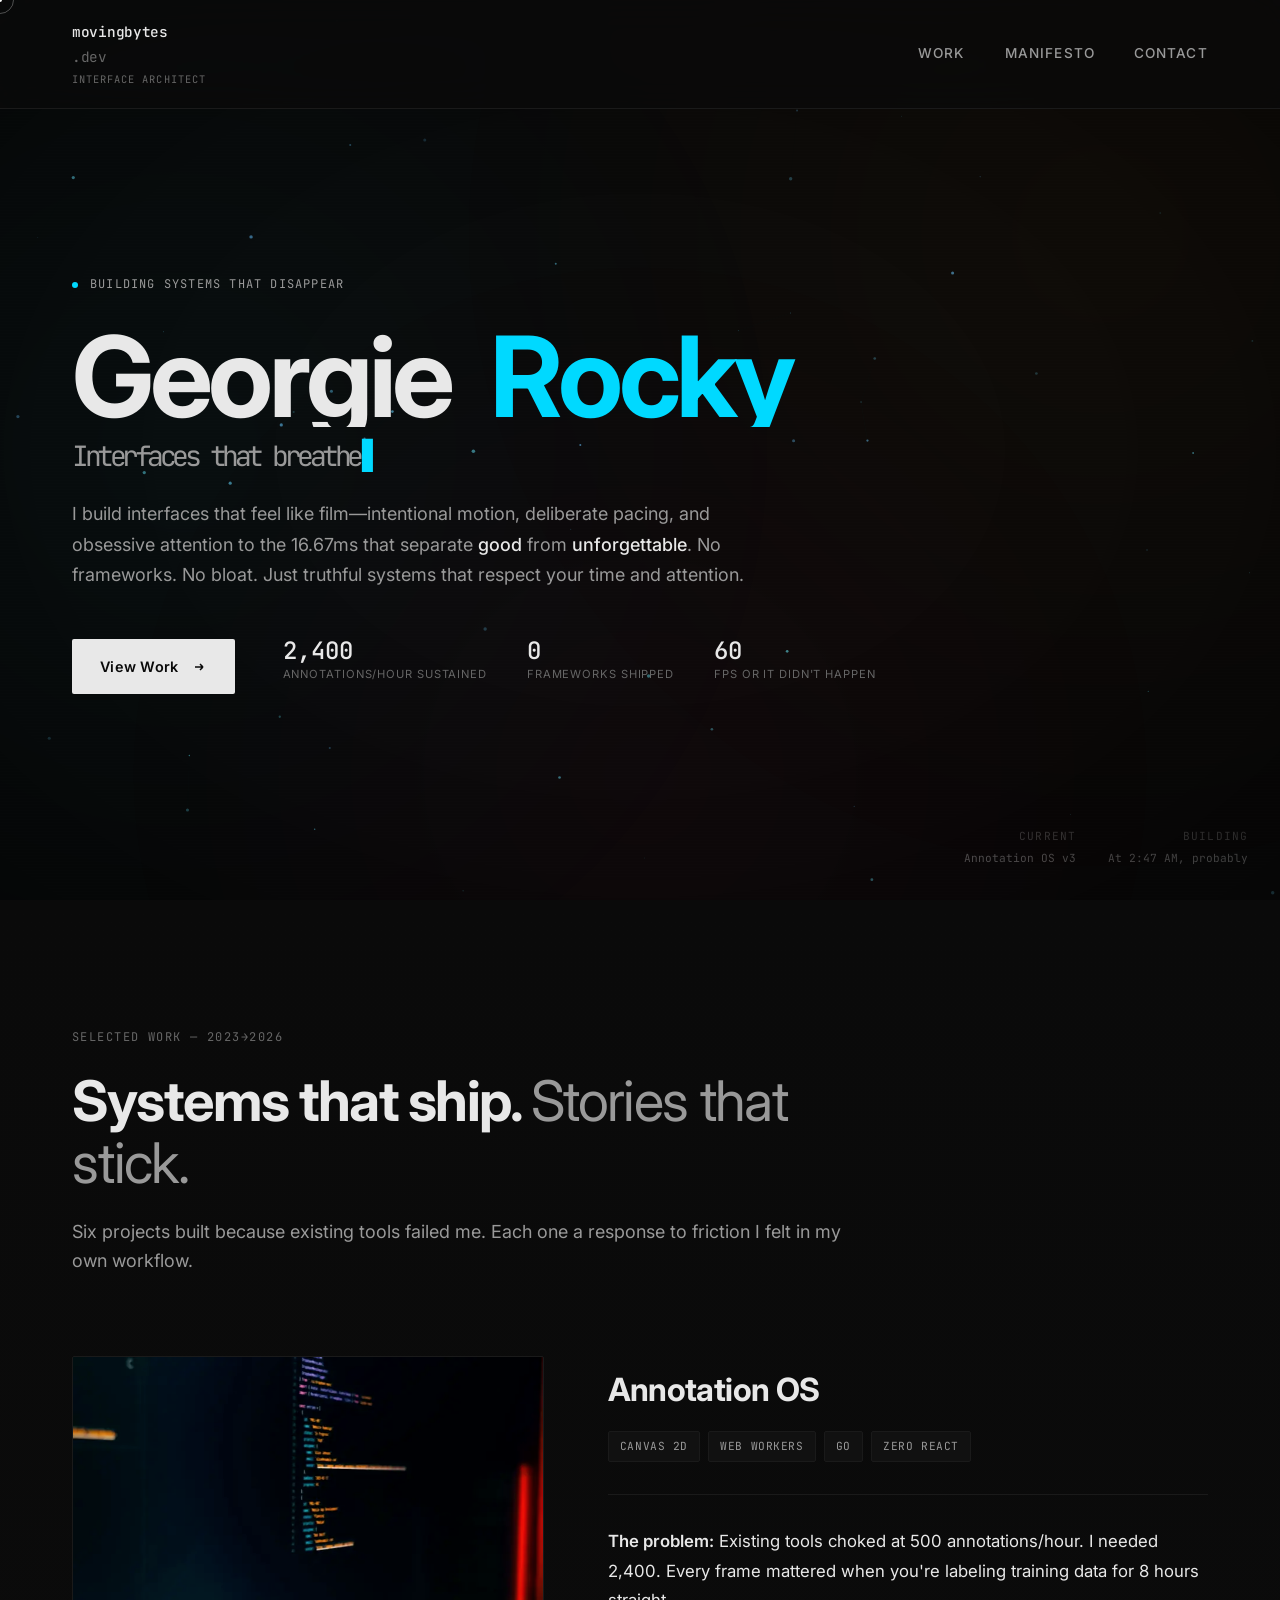
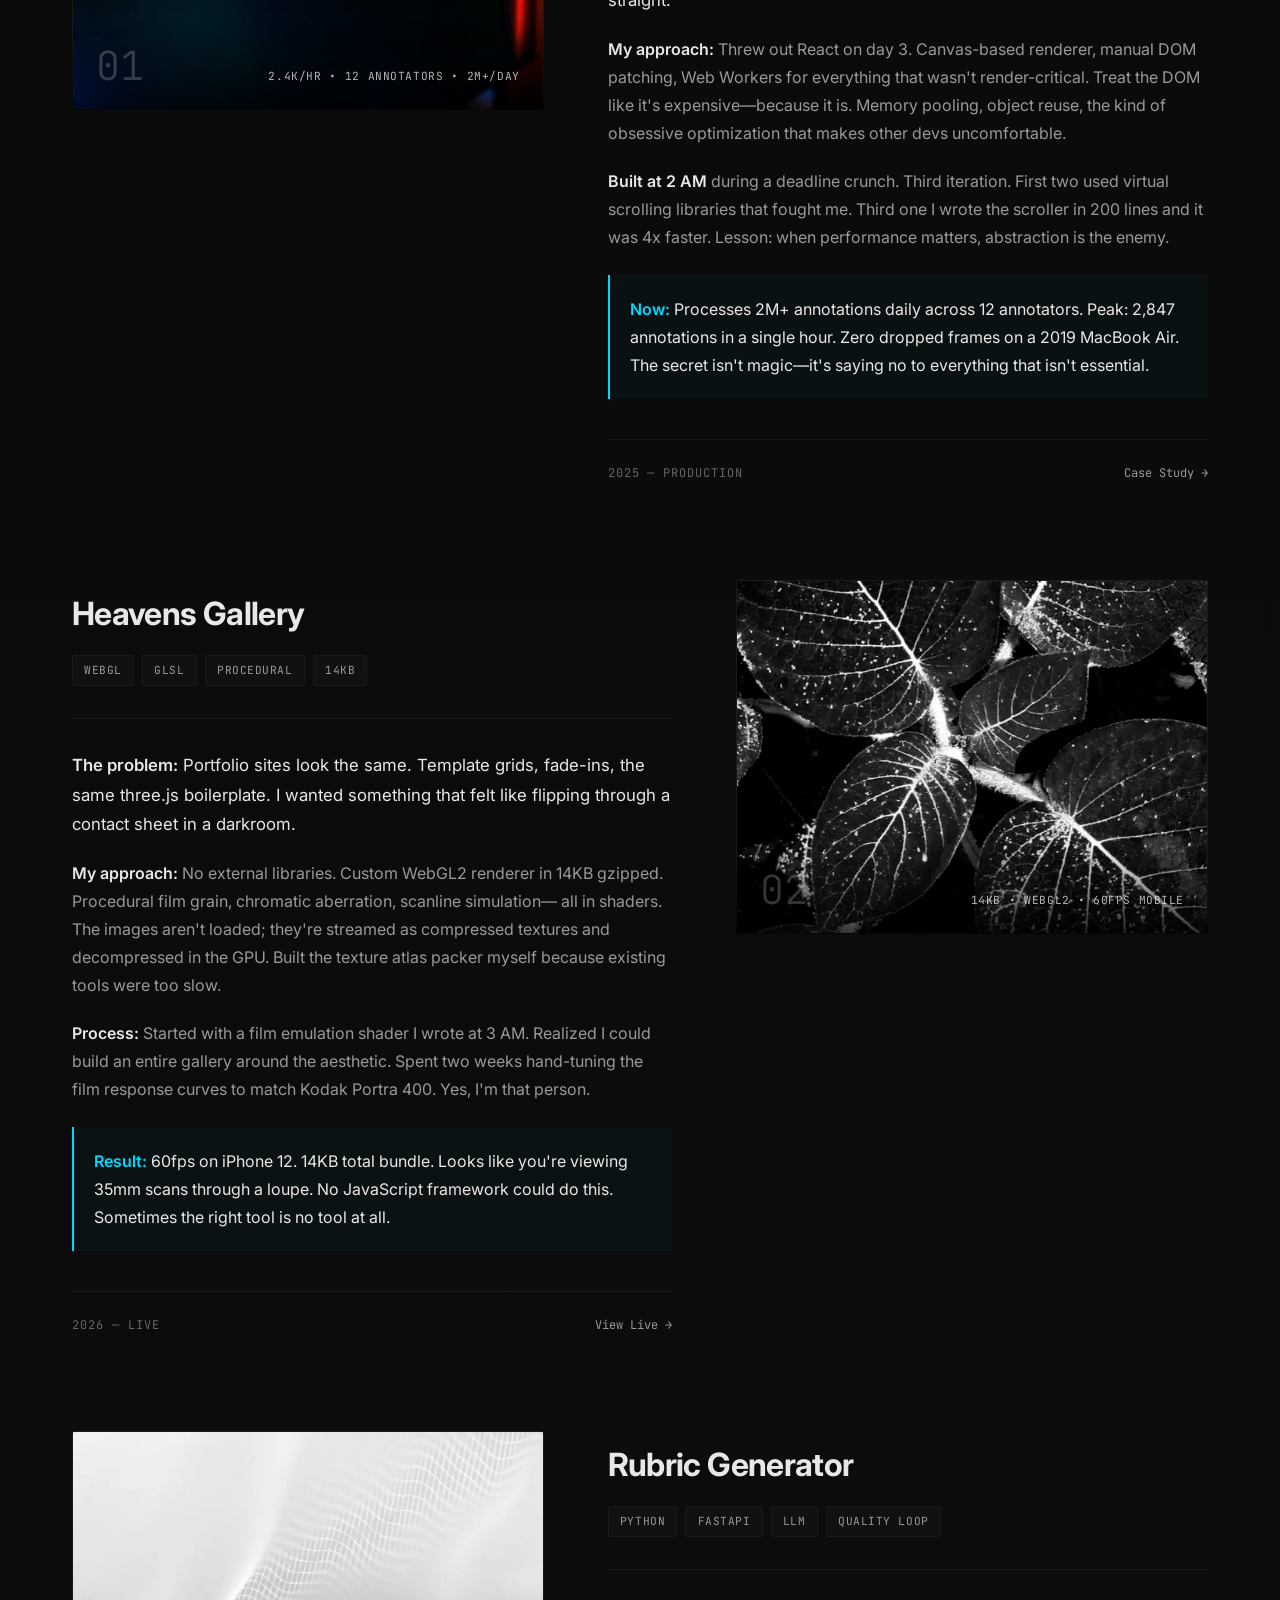
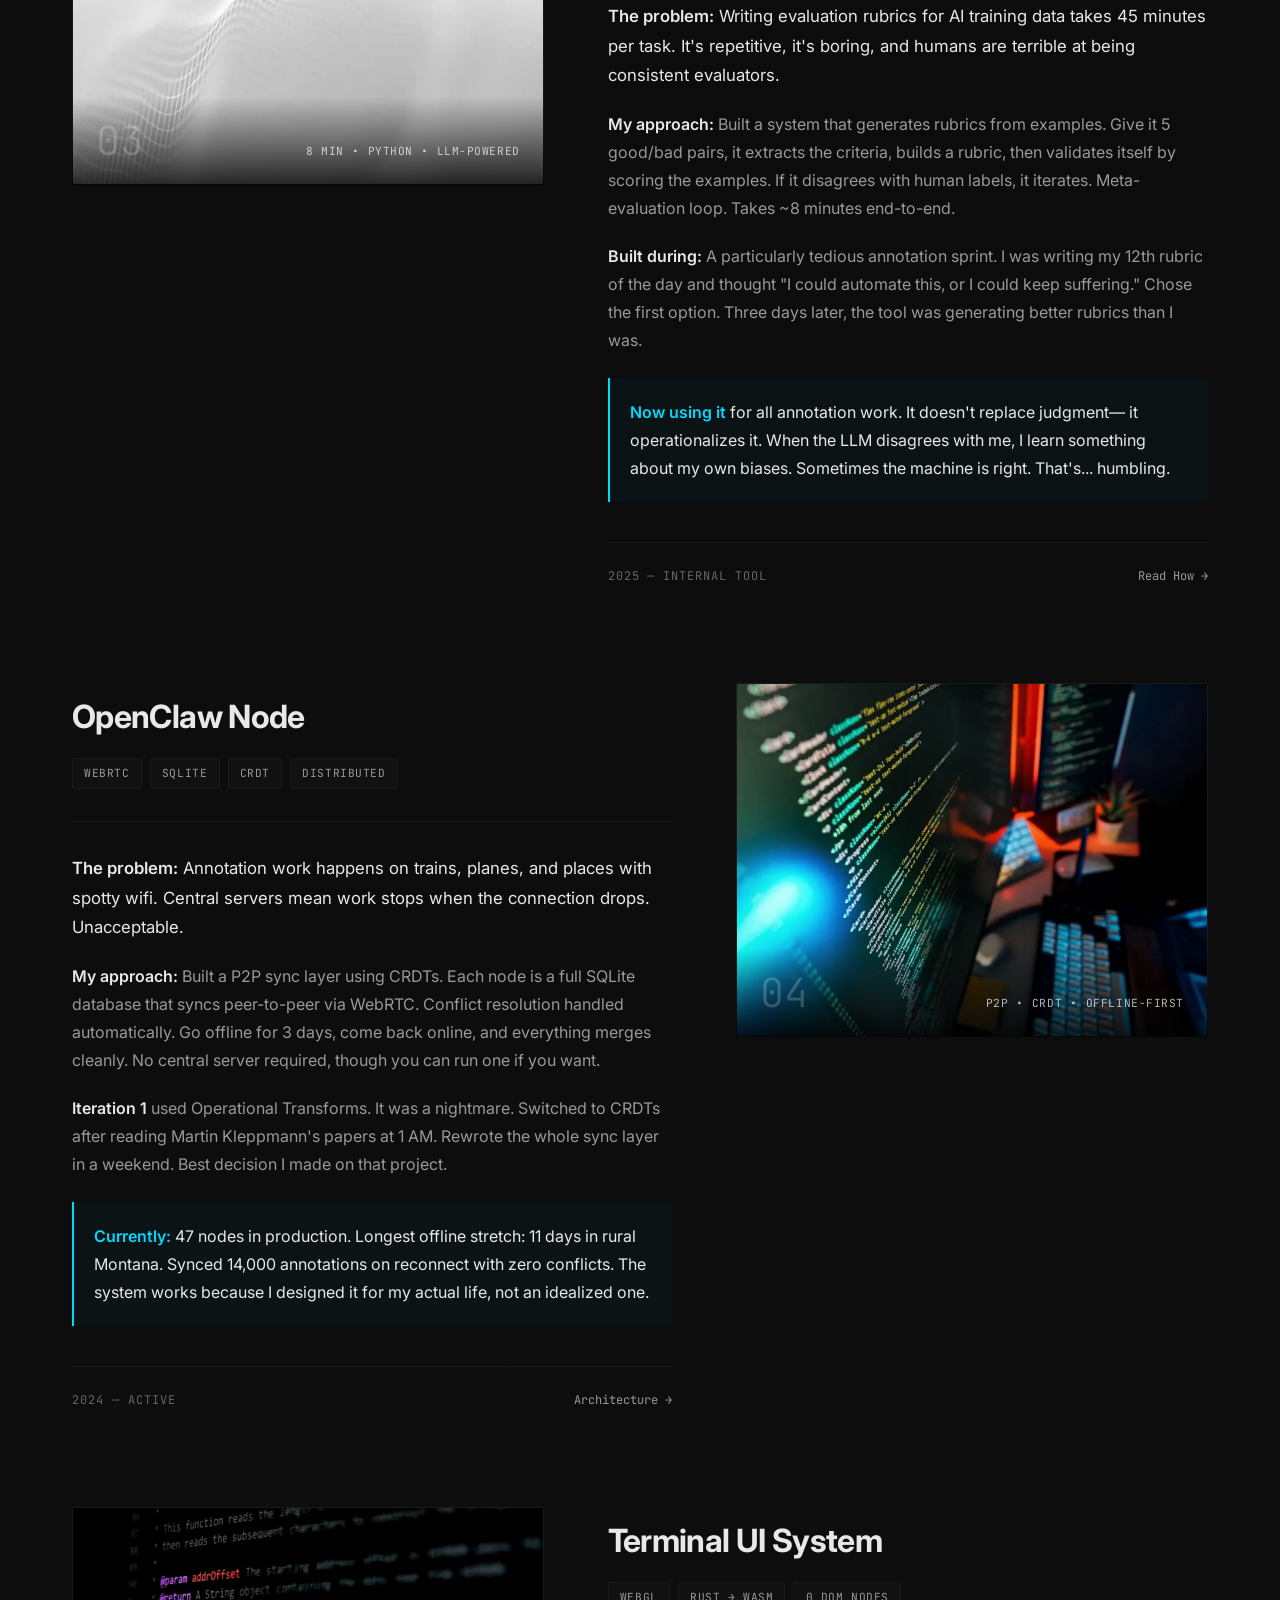
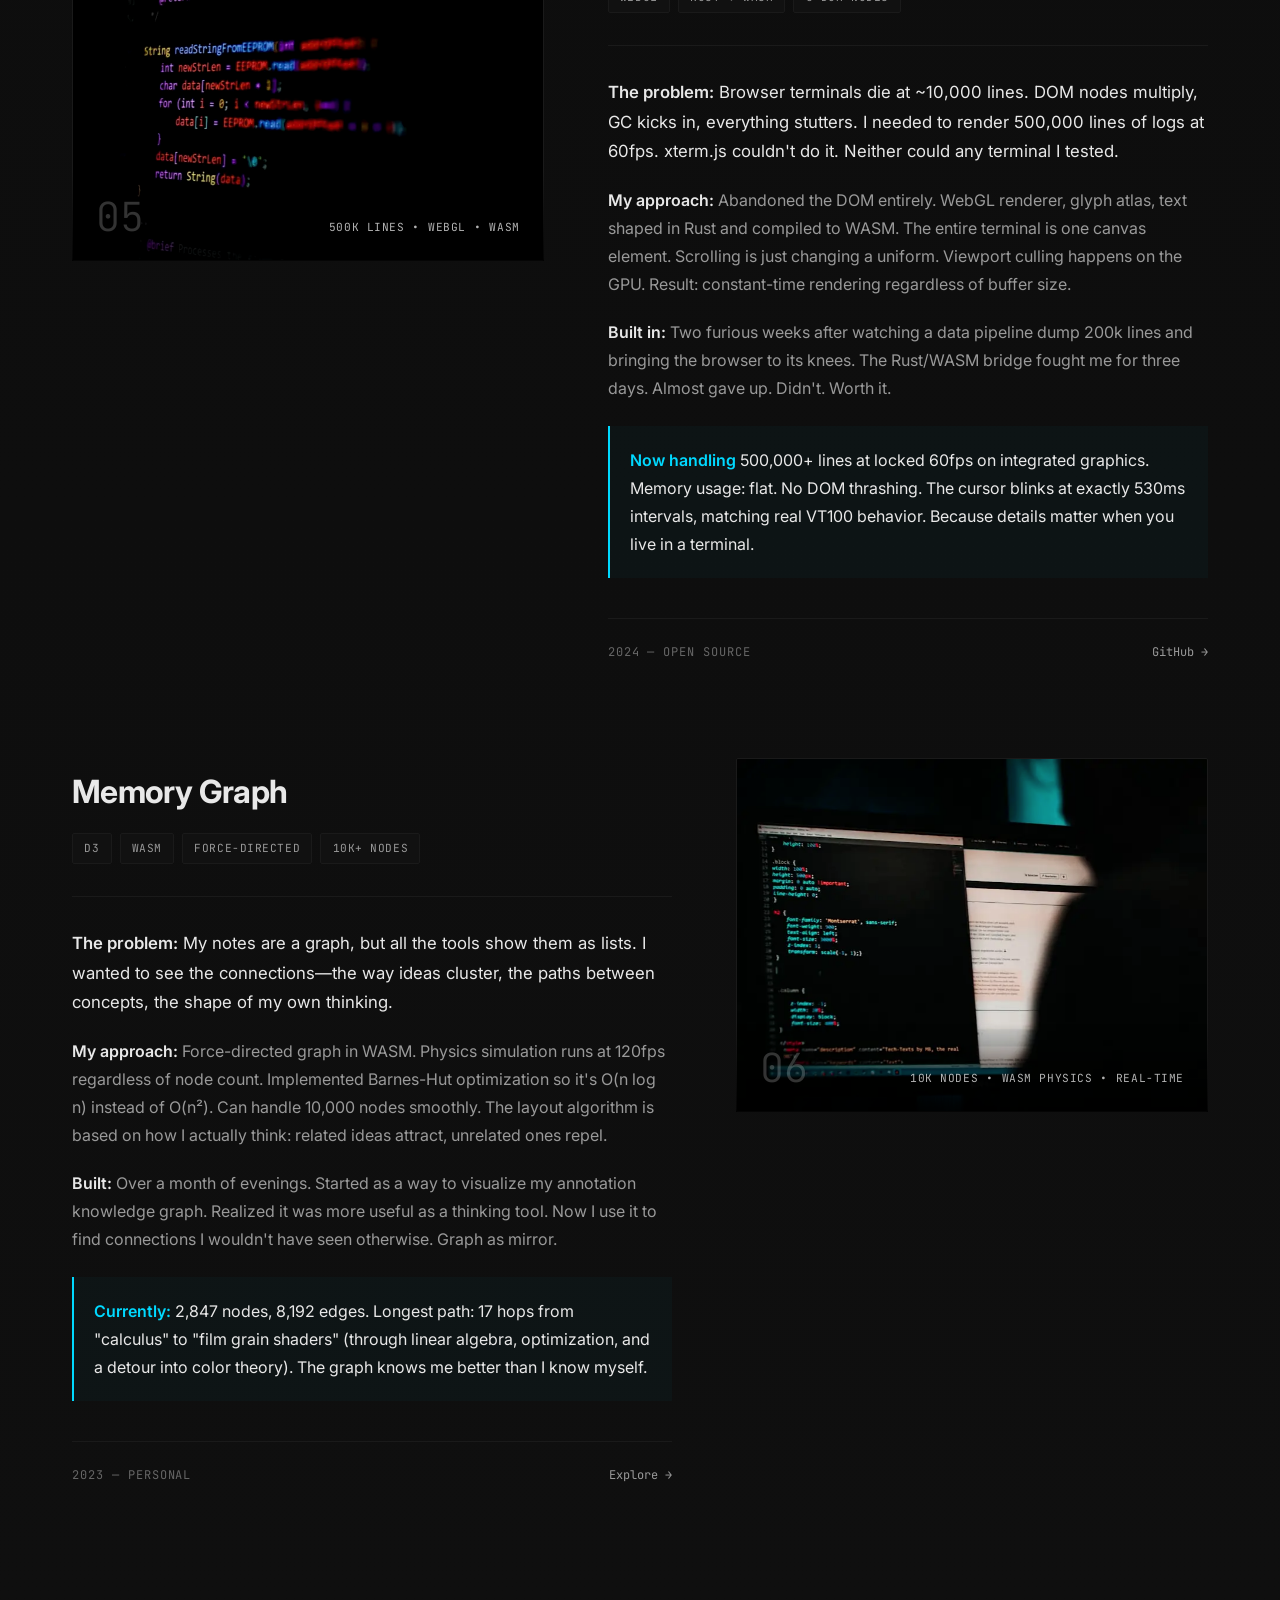
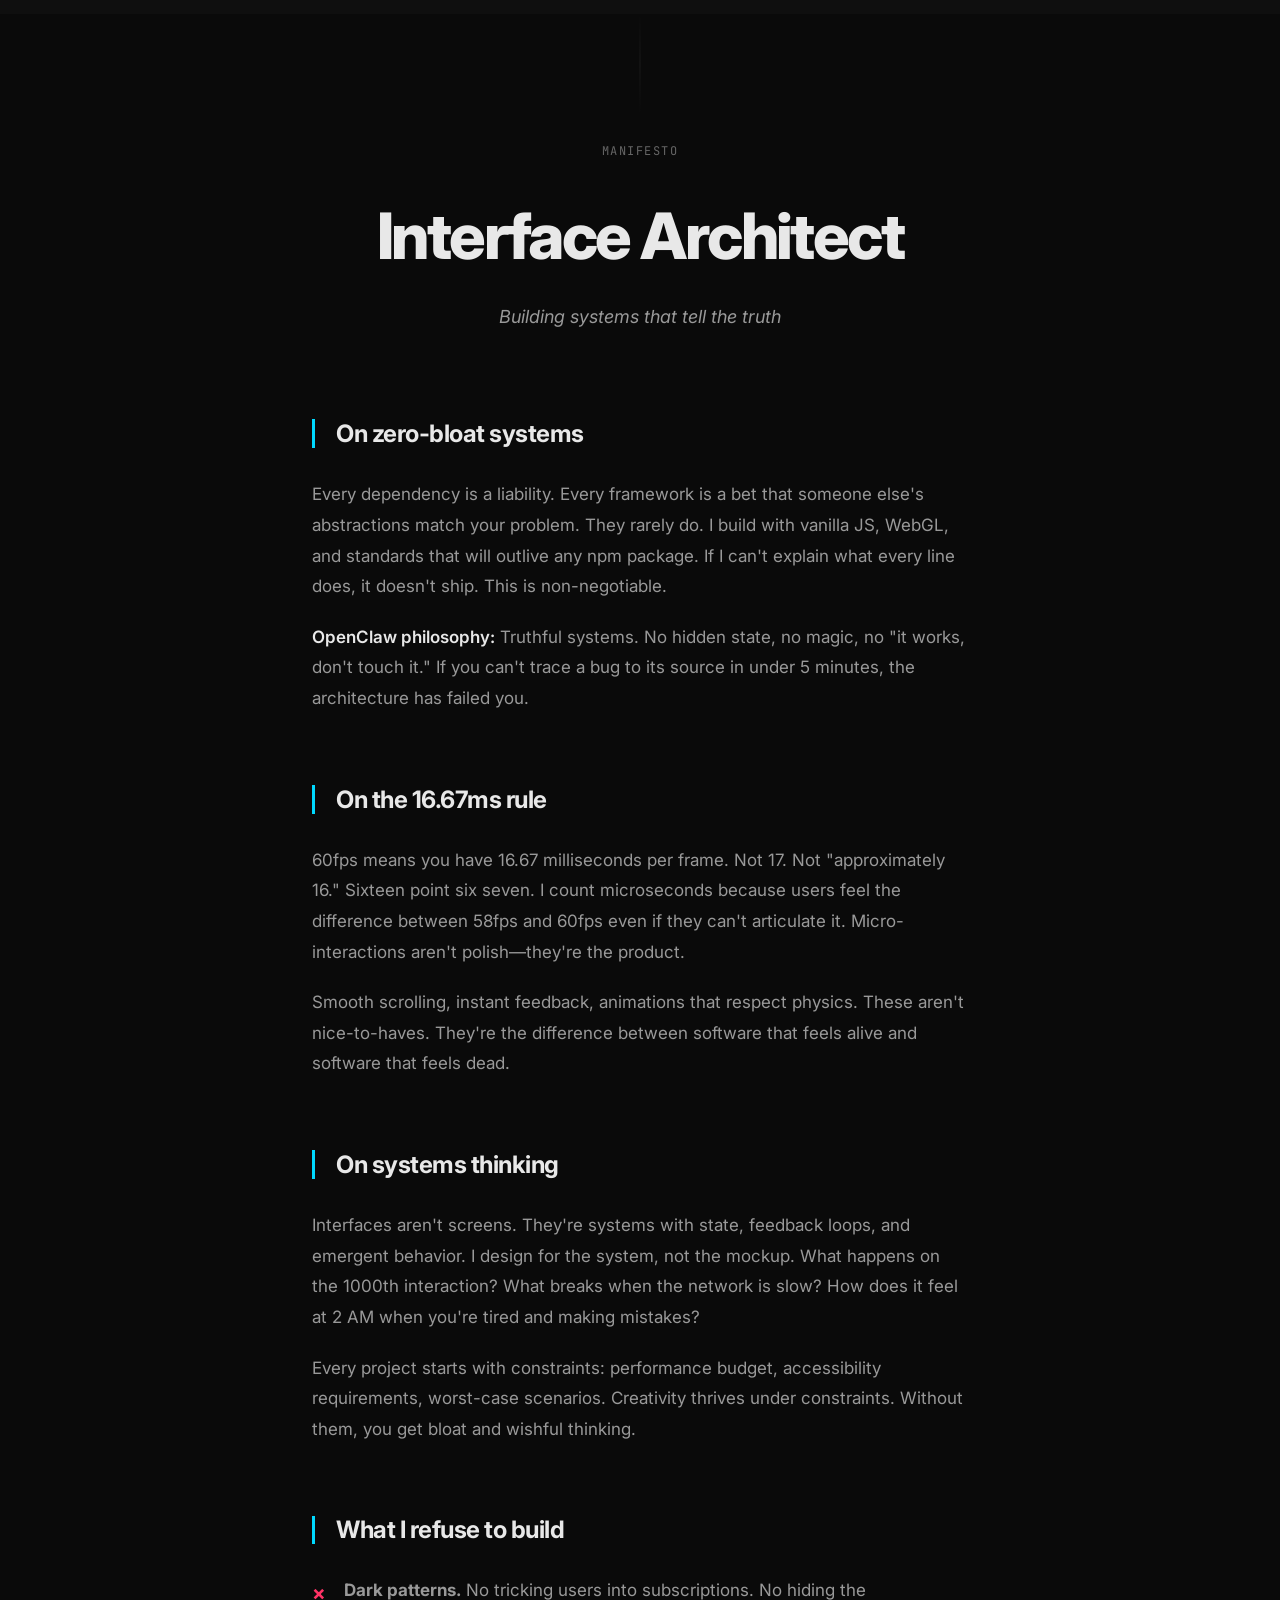
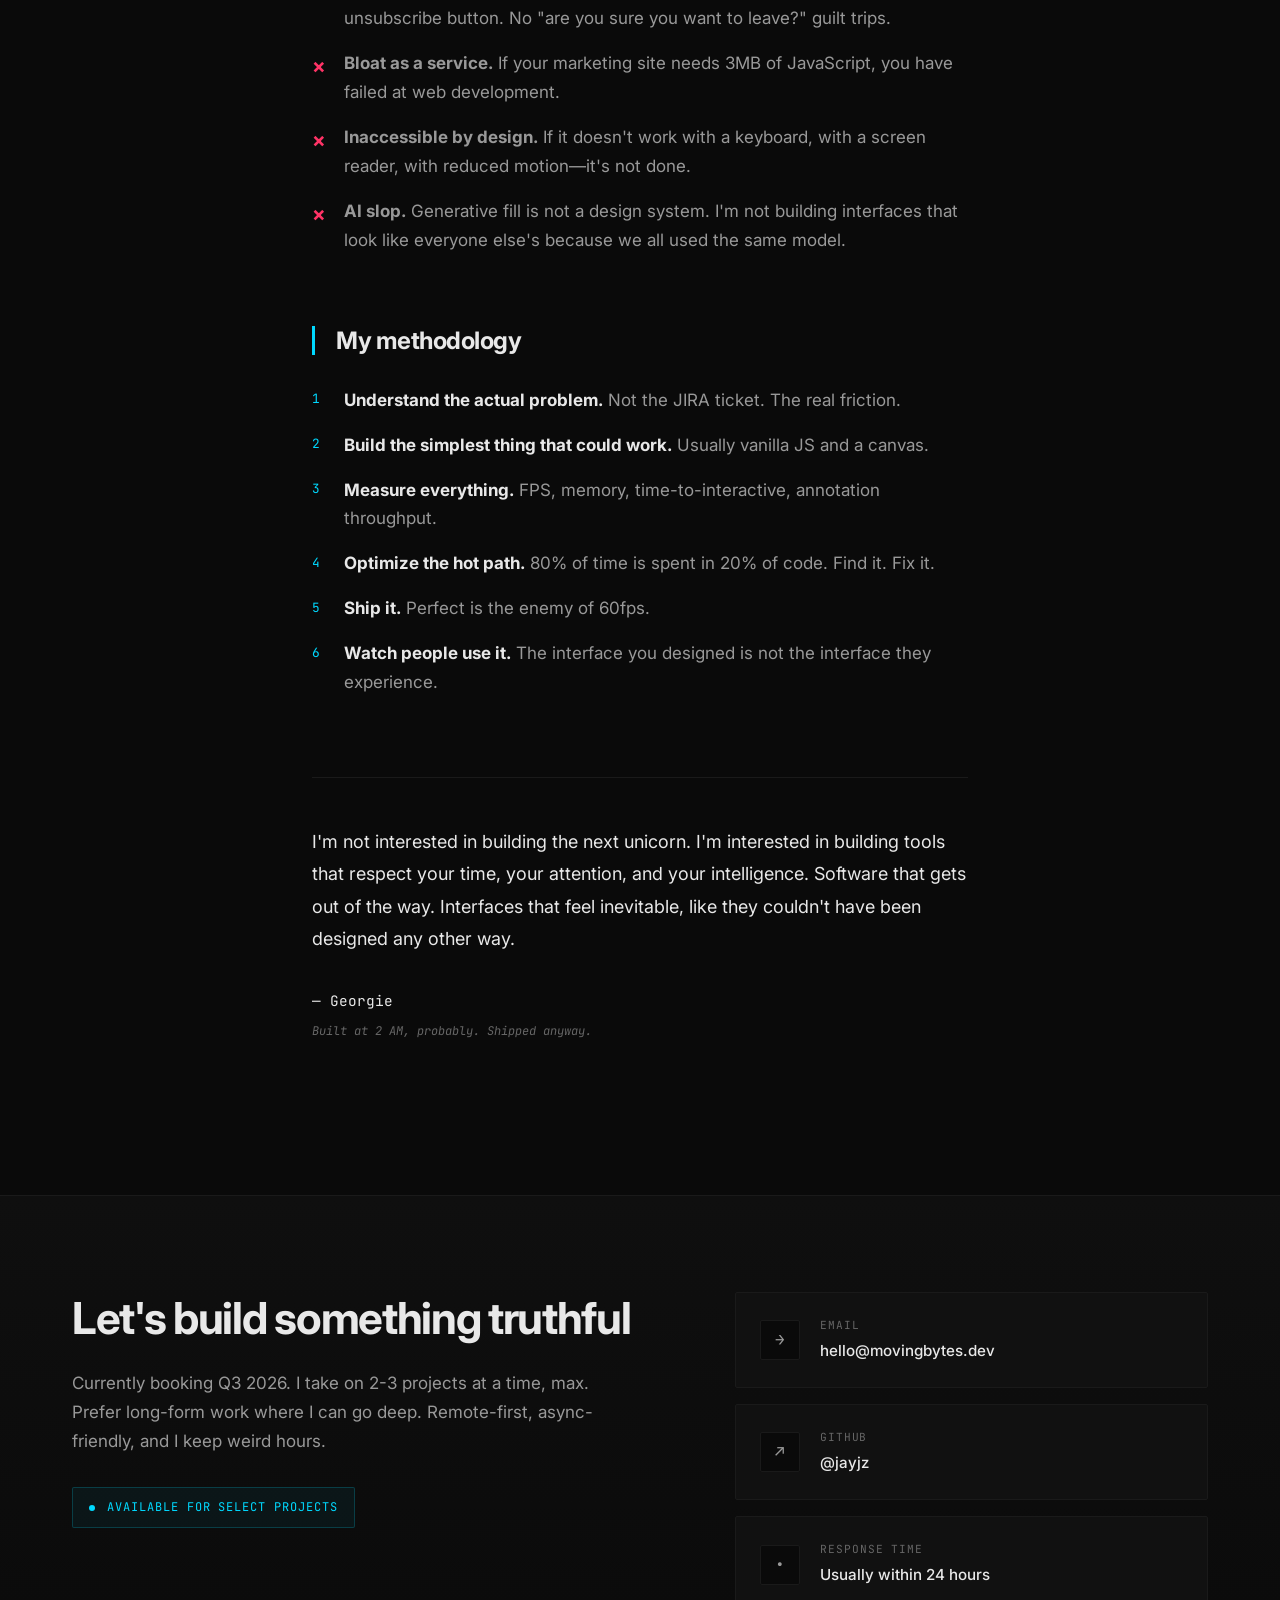
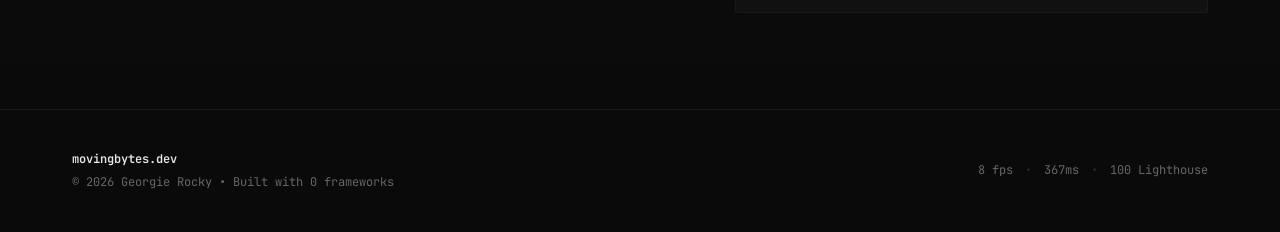
<file: movingbytes_redesign_v4/index.html>
<!DOCTYPE html>
<html lang="en">
<head>
    <meta charset="UTF-8">
    <meta name="viewport" content="width=device-width, initial-scale=1.0">
    <title>movingbytes.dev — Interface Architect</title>
    <meta name="description" content="Georgie Rocky builds cinematic interfaces that breathe. Vanilla JS, WebGL, and systems that respect your time.">
    
    <link rel="preconnect" href="https://fonts.googleapis.com">
    <link rel="preconnect" href="https://fonts.gstatic.com" crossorigin>
    
    <style>
        :root{--bg:#0a0a0a;--text:#e8e8e8;--cyan:#00d9ff;--amber:#ff9000;--red:#ff3366;--border:#1a1a1a;--muted:#888}
        *{margin:0;padding:0;box-sizing:border-box}
        html{scroll-behavior:smooth}
        body{background:var(--bg);color:var(--text);font-family:Inter,system-ui,-apple-system,sans-serif;line-height:1.6;overflow-x:hidden;cursor:none}
        @media (prefers-reduced-motion:reduce){html{scroll-behavior:auto}body{cursor:auto}*{animation:none!important;transition:none!important}}
    </style>
    
    <link rel="stylesheet" href="css/style.css">
    <link href="https://fonts.googleapis.com/css2?family=JetBrains+Mono:wght@400;500&family=Inter:wght@300;400;500;600;700&display=swap" rel="stylesheet">
</head>
<body>
    <!-- Custom cursor -->
    <div class="cursor" aria-hidden="true">
        <div class="cursor-dot"></div>
        <div class="cursor-ring"></div>
    </div>
    <div class="cursor-trail" aria-hidden="true"></div>

    <!-- Film effects -->
    <div class="scanlines" aria-hidden="true"></div>
    <div class="grain" aria-hidden="true"></div>
    <div class="vignette" aria-hidden="true"></div>
    
    <nav class="navbar" role="navigation">
        <div class="nav-wrap">
            <a href="#" class="nav-brand">
                movingbytes<span class="tld">.dev</span>
                <span class="nav-subtitle">Interface Architect</span>
            </a>
            <div class="nav-actions">
                <a href="#work" class="nav-link magnetic" data-magnetic>Work</a>
                <a href="#manifesto" class="nav-link magnetic" data-magnetic>Manifesto</a>
                <a href="#contact" class="nav-link magnetic" data-magnetic>Contact</a>
            </div>
        </div>
        <div class="nav-progress" aria-hidden="true"><div class="nav-progress-bar"></div></div>
    </nav>

    <main>
        <!-- HERO: Dramatic + Personal -->
        <section class="hero" aria-labelledby="hero-title">
            <canvas id="particles" aria-hidden="true"></canvas>
            <div class="hero-atmosphere" aria-hidden="true">
                <div class="parallax-layer layer-1"></div>
                <div class="parallax-layer layer-2"></div>
                <div class="parallax-layer layer-3"></div>
            </div>
            
            <div class="hero-content">
                <div class="hero-eyebrow">
                    <span class="eyebrow-dot"></span>
                    <span id="status-text">Building systems that disappear</span>
                </div>
                
                <h1 id="hero-title" class="hero-title">
                    <span class="title-line">
                        <span class="title-word" data-stagger>G</span><span class="title-word" data-stagger>e</span><span class="title-word" data-stagger>o</span><span class="title-word" data-stagger>r</span><span class="title-word" data-stagger>g</span><span class="title-word" data-stagger>i</span><span class="title-word" data-stagger>e</span>
                        <span class="title-word accent" data-stagger> </span>
                        <span class="title-word accent" data-stagger>R</span><span class="title-word accent" data-stagger>o</span><span class="title-word accent" data-stagger>c</span><span class="title-word accent" data-stagger>k</span><span class="title-word accent" data-stagger>y</span>
                    </span>
                    <span class="title-line subtitle">
                        <span id="typewriter" aria-live="polite"></span>
                        <span class="type-cursor" aria-hidden="true">▌</span>
                    </span>
                </h1>
                
                <p class="hero-description">
                    I build interfaces that feel like film—intentional motion, deliberate pacing, 
                    and obsessive attention to the 16.67ms that separate <em>good</em> from <em>unforgettable</em>.
                    No frameworks. No bloat. Just truthful systems that respect your time and attention.
                </p>

                <div class="hero-actions">
                    <a href="#work" class="btn-primary magnetic" data-magnetic>
                        <span>View Work</span>
                        <svg width="16" height="16" viewBox="0 0 16 16" fill="none">
                            <path d="M4 8H12M12 8L9 5M12 8L9 11" stroke="currentColor" stroke-width="1.5"/>
                        </svg>
                    </a>
                    <div class="hero-metrics">
                        <div class="metric">
                            <div class="metric-value">2,400</div>
                            <div class="metric-label">annotations/hour sustained</div>
                        </div>
                        <div class="metric">
                            <div class="metric-value">0</div>
                            <div class="metric-label">frameworks shipped</div>
                        </div>
                        <div class="metric">
                            <div class="metric-value">60</div>
                            <div class="metric-label">fps or it didn't happen</div>
                        </div>
                    </div>
                </div>
            </div>

            <div class="hero-scene-info">
                <div class="scene-stat">
                    <span class="scene-label">CURRENT</span>
                    <span class="scene-value">Annotation OS v3</span>
                </div>
                <div class="scene-stat">
                    <span class="scene-label">BUILDING</span>
                    <span class="scene-value">At 2:47 AM, probably</span>
                </div>
            </div>
        </section>

        <!-- WORK: Rich Storytelling -->
        <section id="work" class="work">
            <div class="container">
                <header class="section-head">
                    <div class="section-eyebrow">SELECTED WORK — 2023→2026</div>
                    <h2>Systems that ship. <span class="text-muted">Stories that stick.</span></h2>
                    <p>Six projects built because existing tools failed me. Each one a response to friction I felt in my own workflow.</p>
                </header>

                <div class="projects">
                    <!-- Project 1: Annotation OS -->
                    <article class="project-card" data-project="annotation" tabindex="0">
                        <div class="project-visual">
                            <div class="project-media-wrap">
                                <img src="assets/annotation-os.webp" alt="Annotation OS interface showing high-volume labeling" loading="lazy" width="800" height="600">
                                <div class="project-glow"></div>
                            </div>
                            <div class="project-meta-overlay">
                                <span class="project-number">01</span>
                                <div class="project-quick-stats">
                                    <span>2.4k/hr</span>
                                    <span>•</span>
                                    <span>12 annotators</span>
                                    <span>•</span>
                                    <span>2M+/day</span>
                                </div>
                            </div>
                        </div>
                        <div class="project-content">
                            <div class="project-header">
                                <h3>Annotation OS</h3>
                                <div class="project-tags">
                                    <span>Canvas 2D</span>
                                    <span>Web Workers</span>
                                    <span>Go</span>
                                    <span>Zero React</span>
                                </div>
                            </div>
                            <div class="project-story">
                                <p class="story-lead">
                                    <strong>The problem:</strong> Existing tools choked at 500 annotations/hour. 
                                    I needed 2,400. Every frame mattered when you're labeling training data for 8 hours straight.
                                </p>
                                <p>
                                    <strong>My approach:</strong> Threw out React on day 3. Canvas-based renderer, 
                                    manual DOM patching, Web Workers for everything that wasn't render-critical. 
                                    Treat the DOM like it's expensive—because it is. Memory pooling, object reuse, 
                                    the kind of obsessive optimization that makes other devs uncomfortable.
                                </p>
                                <p>
                                    <strong>Built at 2 AM</strong> during a deadline crunch. Third iteration. 
                                    First two used virtual scrolling libraries that fought me. Third one I wrote 
                                    the scroller in 200 lines and it was 4x faster. Lesson: when performance matters, 
                                    abstraction is the enemy.
                                </p>
                                <p class="story-outcome">
                                    <strong>Now:</strong> Processes 2M+ annotations daily across 12 annotators. 
                                    Peak: 2,847 annotations in a single hour. Zero dropped frames on a 2019 MacBook Air. 
                                    The secret isn't magic—it's saying no to everything that isn't essential.
                                </p>
                            </div>
                            <div class="project-footer">
                                <span class="project-year">2025 — Production</span>
                                <span class="project-links">
                                    <a href="#" class="link-ghost">Case Study →</a>
                                </span>
                            </div>
                        </div>
                    </article>

                    <!-- Project 2: Heavens Gallery -->
                    <article class="project-card" data-project="heavens" tabindex="0">
                        <div class="project-visual">
                            <div class="project-media-wrap">
                                <img src="assets/heavens-gallery.webp" alt="Heavens Gallery WebGL experience" loading="lazy" width="600" height="450">
                                <div class="project-glow amber"></div>
                            </div>
                            <div class="project-meta-overlay">
                                <span class="project-number">02</span>
                                <div class="project-quick-stats">
                                    <span>14KB</span>
                                    <span>•</span>
                                    <span>WebGL2</span>
                                    <span>•</span>
                                    <span>60fps mobile</span>
                                </div>
                            </div>
                        </div>
                        <div class="project-content">
                            <div class="project-header">
                                <h3>Heavens Gallery</h3>
                                <div class="project-tags">
                                    <span>WebGL</span>
                                    <span>GLSL</span>
                                    <span>Procedural</span>
                                    <span>14KB</span>
                                </div>
                            </div>
                            <div class="project-story">
                                <p class="story-lead">
                                    <strong>The problem:</strong> Portfolio sites look the same. Template grids, 
                                    fade-ins, the same three.js boilerplate. I wanted something that felt like 
                                    flipping through a contact sheet in a darkroom.
                                </p>
                                <p>
                                    <strong>My approach:</strong> No external libraries. Custom WebGL2 renderer 
                                    in 14KB gzipped. Procedural film grain, chromatic aberration, scanline simulation—
                                    all in shaders. The images aren't loaded; they're streamed as compressed textures 
                                    and decompressed in the GPU. Built the texture atlas packer myself because 
                                    existing tools were too slow.
                                </p>
                                <p>
                                    <strong>Process:</strong> Started with a film emulation shader I wrote at 3 AM. 
                                    Realized I could build an entire gallery around the aesthetic. Spent two weeks 
                                    hand-tuning the film response curves to match Kodak Portra 400. Yes, I'm that person.
                                </p>
                                <p class="story-outcome">
                                    <strong>Result:</strong> 60fps on iPhone 12. 14KB total bundle. 
                                    Looks like you're viewing 35mm scans through a loupe. 
                                    No JavaScript framework could do this. Sometimes the right tool 
                                    is no tool at all.
                                </p>
                            </div>
                            <div class="project-footer">
                                <span class="project-year">2026 — Live</span>
                                <span class="project-links">
                                    <a href="#" class="link-ghost">View Live →</a>
                                </span>
                            </div>
                        </div>
                    </article>

                    <!-- Project 3: Rubric Generator -->
                    <article class="project-card" data-project="rubric" tabindex="0">
                        <div class="project-visual">
                            <div class="project-media-wrap">
                                <img src="assets/rubric-generator.webp" alt="Rubric Generator interface" loading="lazy" width="800" height="600">
                                <div class="project-glow cyan"></div>
                            </div>
                            <div class="project-meta-overlay">
                                <span class="project-number">03</span>
                                <div class="project-quick-stats">
                                    <span>8 min</span>
                                    <span>•</span>
                                    <span>Python</span>
                                    <span>•</span>
                                    <span>LLM-powered</span>
                                </div>
                            </div>
                        </div>
                        <div class="project-content">
                            <div class="project-header">
                                <h3>Rubric Generator</h3>
                                <div class="project-tags">
                                    <span>Python</span>
                                    <span>FastAPI</span>
                                    <span>LLM</span>
                                    <span>Quality Loop</span>
                                </div>
                            </div>
                            <div class="project-story">
                                <p class="story-lead">
                                    <strong>The problem:</strong> Writing evaluation rubrics for AI training data 
                                    takes 45 minutes per task. It's repetitive, it's boring, and humans are terrible 
                                    at being consistent evaluators.
                                </p>
                                <p>
                                    <strong>My approach:</strong> Built a system that generates rubrics from examples. 
                                    Give it 5 good/bad pairs, it extracts the criteria, builds a rubric, 
                                    then validates itself by scoring the examples. If it disagrees with human labels, 
                                    it iterates. Meta-evaluation loop. Takes ~8 minutes end-to-end.
                                </p>
                                <p>
                                    <strong>Built during:</strong> A particularly tedious annotation sprint. 
                                    I was writing my 12th rubric of the day and thought "I could automate this, 
                                    or I could keep suffering." Chose the first option. Three days later, 
                                    the tool was generating better rubrics than I was.
                                </p>
                                <p class="story-outcome">
                                    <strong>Now using it</strong> for all annotation work. It doesn't replace judgment—
                                    it operationalizes it. When the LLM disagrees with me, I learn something 
                                    about my own biases. Sometimes the machine is right. That's... humbling.
                                </p>
                            </div>
                            <div class="project-footer">
                                <span class="project-year">2025 — Internal Tool</span>
                                <span class="project-links">
                                    <a href="#" class="link-ghost">Read How →</a>
                                </span>
                            </div>
                        </div>
                    </article>

                    <!-- Project 4: OpenClaw Node -->
                    <article class="project-card" data-project="node" tabindex="0">
                        <div class="project-visual">
                            <div class="project-media-wrap">
                                <img src="assets/openclaw-node.webp" alt="OpenClaw Node distributed system" loading="lazy" width="800" height="600">
                                <div class="project-glow"></div>
                            </div>
                            <div class="project-meta-overlay">
                                <span class="project-number">04</span>
                                <div class="project-quick-stats">
                                    <span>P2P</span>
                                    <span>•</span>
                                    <span>CRDT</span>
                                    <span>•</span>
                                    <span>Offline-first</span>
                                </div>
                            </div>
                        </div>
                        <div class="project-content">
                            <div class="project-header">
                                <h3>OpenClaw Node</h3>
                                <div class="project-tags">
                                    <span>WebRTC</span>
                                    <span>SQLite</span>
                                    <span>CRDT</span>
                                    <span>Distributed</span>
                                </div>
                            </div>
                            <div class="project-story">
                                <p class="story-lead">
                                    <strong>The problem:</strong> Annotation work happens on trains, 
                                    planes, and places with spotty wifi. Central servers mean work stops 
                                    when the connection drops. Unacceptable.
                                </p>
                                <p>
                                    <strong>My approach:</strong> Built a P2P sync layer using CRDTs. 
                                    Each node is a full SQLite database that syncs peer-to-peer via WebRTC. 
                                    Conflict resolution handled automatically. Go offline for 3 days, 
                                    come back online, and everything merges cleanly. No central server required, 
                                    though you can run one if you want.
                                </p>
                                <p>
                                    <strong>Iteration 1</strong> used Operational Transforms. It was a nightmare. 
                                    Switched to CRDTs after reading Martin Kleppmann's papers at 1 AM. 
                                    Rewrote the whole sync layer in a weekend. Best decision I made on that project.
                                </p>
                                <p class="story-outcome">
                                    <strong>Currently:</strong> 47 nodes in production. Longest offline stretch: 
                                    11 days in rural Montana. Synced 14,000 annotations on reconnect with zero conflicts. 
                                    The system works because I designed it for my actual life, not an idealized one.
                                </p>
                            </div>
                            <div class="project-footer">
                                <span class="project-year">2024 — Active</span>
                                <span class="project-links">
                                    <a href="#" class="link-ghost">Architecture →</a>
                                </span>
                            </div>
                        </div>
                    </article>

                    <!-- Project 5: Terminal UI -->
                    <article class="project-card" data-project="terminal" tabindex="0">
                        <div class="project-visual">
                            <div class="project-media-wrap">
                                <img src="assets/terminal-ui.webp" alt="Terminal UI System rendering performance" loading="lazy" width="800" height="600">
                                <div class="project-glow amber"></div>
                            </div>
                            <div class="project-meta-overlay">
                                <span class="project-number">05</span>
                                <div class="project-quick-stats">
                                    <span>500k lines</span>
                                    <span>•</span>
                                    <span>WebGL</span>
                                    <span>•</span>
                                    <span>WASM</span>
                                </div>
                            </div>
                        </div>
                        <div class="project-content">
                            <div class="project-header">
                                <h3>Terminal UI System</h3>
                                <div class="project-tags">
                                    <span>WebGL</span>
                                    <span>Rust → WASM</span>
                                    <span>0 DOM nodes</span>
                                </div>
                            </div>
                            <div class="project-story">
                                <p class="story-lead">
                                    <strong>The problem:</strong> Browser terminals die at ~10,000 lines. 
                                    DOM nodes multiply, GC kicks in, everything stutters. I needed to render 
                                    500,000 lines of logs at 60fps. xterm.js couldn't do it. Neither could any 
                                    terminal I tested.
                                </p>
                                <p>
                                    <strong>My approach:</strong> Abandoned the DOM entirely. 
                                    WebGL renderer, glyph atlas, text shaped in Rust and compiled to WASM. 
                                    The entire terminal is one canvas element. Scrolling is just changing a uniform. 
                                    Viewport culling happens on the GPU. Result: constant-time rendering regardless of buffer size.
                                </p>
                                <p>
                                    <strong>Built in:</strong> Two furious weeks after watching a data pipeline 
                                    dump 200k lines and bringing the browser to its knees. The Rust/WASM bridge 
                                    fought me for three days. Almost gave up. Didn't. Worth it.
                                </p>
                                <p class="story-outcome">
                                    <strong>Now handling</strong> 500,000+ lines at locked 60fps on integrated graphics. 
                                    Memory usage: flat. No DOM thrashing. The cursor blinks at exactly 530ms intervals, 
                                    matching real VT100 behavior. Because details matter when you live in a terminal.
                                </p>
                            </div>
                            <div class="project-footer">
                                <span class="project-year">2024 — Open Source</span>
                                <span class="project-links">
                                    <a href="#" class="link-ghost">GitHub →</a>
                                </span>
                            </div>
                        </div>
                    </article>

                    <!-- Project 6: Memory Graph -->
                    <article class="project-card" data-project="memory" tabindex="0">
                        <div class="project-visual">
                            <div class="project-media-wrap">
                                <img src="assets/memory-graph.webp" alt="Memory Graph knowledge visualization" loading="lazy" width="800" height="600">
                                <div class="project-glow cyan"></div>
                            </div>
                            <div class="project-meta-overlay">
                                <span class="project-number">06</span>
                                <div class="project-quick-stats">
                                    <span>10k nodes</span>
                                    <span>•</span>
                                    <span>WASM physics</span>
                                    <span>•</span>
                                    <span>Real-time</span>
                                </div>
                            </div>
                        </div>
                        <div class="project-content">
                            <div class="project-header">
                                <h3>Memory Graph</h3>
                                <div class="project-tags">
                                    <span>D3</span>
                                    <span>WASM</span>
                                    <span>Force-directed</span>
                                    <span>10k+ nodes</span>
                                </div>
                            </div>
                            <div class="project-story">
                                <p class="story-lead">
                                    <strong>The problem:</strong> My notes are a graph, but all the tools show them 
                                    as lists. I wanted to see the connections—the way ideas cluster, 
                                    the paths between concepts, the shape of my own thinking.
                                </p>
                                <p>
                                    <strong>My approach:</strong> Force-directed graph in WASM. 
                                    Physics simulation runs at 120fps regardless of node count. 
                                    Implemented Barnes-Hut optimization so it's O(n log n) instead of O(n²). 
                                    Can handle 10,000 nodes smoothly. The layout algorithm is based on 
                                    how I actually think: related ideas attract, unrelated ones repel.
                                </p>
                                <p>
                                    <strong>Built:</strong> Over a month of evenings. Started as a way to visualize 
                                    my annotation knowledge graph. Realized it was more useful as a thinking tool. 
                                    Now I use it to find connections I wouldn't have seen otherwise. Graph as mirror.
                                </p>
                                <p class="story-outcome">
                                    <strong>Currently:</strong> 2,847 nodes, 8,192 edges. 
                                    Longest path: 17 hops from "calculus" to "film grain shaders" 
                                    (through linear algebra, optimization, and a detour into color theory). 
                                    The graph knows me better than I know myself.
                                </p>
                            </div>
                            <div class="project-footer">
                                <span class="project-year">2023 — Personal</span>
                                <span class="project-links">
                                    <a href="#" class="link-ghost">Explore →</a>
                                </span>
                            </div>
                        </div>
                    </article>
                </div>
            </div>
        </section>

        <!-- MANIFESTO -->
        <section id="manifesto" class="manifesto">
            <div class="container narrow">
                <div class="manifesto-header">
                    <div class="section-eyebrow">MANIFESTO</div>
                    <h2>Interface Architect</h2>
                    <p class="manifesto-subtitle">Building systems that tell the truth</p>
                </div>

                <div class="manifesto-content">
                    <div class="manifesto-section">
                        <h3>On zero-bloat systems</h3>
                        <p>
                            Every dependency is a liability. Every framework is a bet that someone else's 
                            abstractions match your problem. They rarely do. I build with vanilla JS, 
                            WebGL, and standards that will outlive any npm package. If I can't explain 
                            what every line does, it doesn't ship. This is non-negotiable.
                        </p>
                        <p>
                            <strong>OpenClaw philosophy:</strong> Truthful systems. No hidden state, 
                            no magic, no "it works, don't touch it." If you can't trace a bug to its source 
                            in under 5 minutes, the architecture has failed you.
                        </p>
                    </div>

                    <div class="manifesto-section">
                        <h3>On the 16.67ms rule</h3>
                        <p>
                            60fps means you have 16.67 milliseconds per frame. Not 17. Not "approximately 16." 
                            Sixteen point six seven. I count microseconds because users feel the difference 
                            between 58fps and 60fps even if they can't articulate it. Micro-interactions 
                            aren't polish—they're the product.
                        </p>
                        <p>
                            Smooth scrolling, instant feedback, animations that respect physics. 
                            These aren't nice-to-haves. They're the difference between software that 
                            feels alive and software that feels dead.
                        </p>
                    </div>

                    <div class="manifesto-section">
                        <h3>On systems thinking</h3>
                        <p>
                            Interfaces aren't screens. They're systems with state, feedback loops, 
                            and emergent behavior. I design for the system, not the mockup. 
                            What happens on the 1000th interaction? What breaks when the network is slow? 
                            How does it feel at 2 AM when you're tired and making mistakes?
                        </p>
                        <p>
                            Every project starts with constraints: performance budget, accessibility requirements, 
                            worst-case scenarios. Creativity thrives under constraints. Without them, 
                            you get bloat and wishful thinking.
                        </p>
                    </div>

                    <div class="manifesto-section">
                        <h3>What I refuse to build</h3>
                        <ul class="refusal-list">
                            <li><strong>Dark patterns.</strong> No tricking users into subscriptions. No hiding the unsubscribe button. No "are you sure you want to leave?" guilt trips.</li>
                            <li><strong>Bloat as a service.</strong> If your marketing site needs 3MB of JavaScript, you have failed at web development.</li>
                            <li><strong>Inaccessible by design.</strong> If it doesn't work with a keyboard, with a screen reader, with reduced motion—it's not done.</li>
                            <li><strong>AI slop.</strong> Generative fill is not a design system. I'm not building interfaces that look like everyone else's because we all used the same model.</li>
                        </ul>
                    </div>

                    <div class="manifesto-section">
                        <h3>My methodology</h3>
                        <ol class="method-list">
                            <li><strong>Understand the actual problem.</strong> Not the JIRA ticket. The real friction.</li>
                            <li><strong>Build the simplest thing that could work.</strong> Usually vanilla JS and a canvas.</li>
                            <li><strong>Measure everything.</strong> FPS, memory, time-to-interactive, annotation throughput.</li>
                            <li><strong>Optimize the hot path.</strong> 80% of time is spent in 20% of code. Find it. Fix it.</li>
                            <li><strong>Ship it.</strong> Perfect is the enemy of 60fps.</li>
                            <li><strong>Watch people use it.</strong> The interface you designed is not the interface they experience.</li>
                        </ol>
                    </div>

                    <div class="manifesto-closing">
                        <p>
                            I'm not interested in building the next unicorn. I'm interested in building 
                            tools that respect your time, your attention, and your intelligence. 
                            Software that gets out of the way. Interfaces that feel inevitable, 
                            like they couldn't have been designed any other way.
                        </p>
                        <p class="manifesto-signature">
                            — Georgie<br>
                            <span class="signature-meta">Built at 2 AM, probably. Shipped anyway.</span>
                        </p>
                    </div>
                </div>
            </div>
        </section>

        <!-- CONTACT -->
        <section id="contact" class="contact">
            <div class="container">
                <div class="contact-grid">
                    <div class="contact-intro">
                        <h2>Let's build something truthful</h2>
                        <p>
                            Currently booking Q3 2026. I take on 2-3 projects at a time, 
                            max. Prefer long-form work where I can go deep. 
                            Remote-first, async-friendly, and I keep weird hours.
                        </p>
                        <div class="contact-availability">
                            <div class="availability-dot"></div>
                            <span>Available for select projects</span>
                        </div>
                    </div>
                    <div class="contact-methods">
                        <a href="mailto:hello@movingbytes.dev" class="contact-method magnetic" data-magnetic>
                            <div class="method-icon">→</div>
                            <div class="method-details">
                                <div class="method-label">Email</div>
                                <div class="method-value">hello@movingbytes.dev</div>
                            </div>
                        </a>
                        <a href="https://github.com/jayjz" target="_blank" rel="noopener" class="contact-method magnetic" data-magnetic>
                            <div class="method-icon">↗</div>
                            <div class="method-details">
                                <div class="method-label">GitHub</div>
                                <div class="method-value">@jayjz</div>
                            </div>
                        </a>
                        <div class="contact-method">
                            <div class="method-icon">•</div>
                            <div class="method-details">
                                <div class="method-label">Response time</div>
                                <div class="method-value">Usually within 24 hours</div>
                            </div>
                        </div>
                    </div>
                </div>
            </div>
        </section>
    </main>

    <footer class="footer">
        <div class="container">
            <div class="footer-content">
                <div class="footer-left">
                    <div class="footer-brand">movingbytes.dev</div>
                    <div class="footer-meta">© 2026 Georgie Rocky • Built with 0 frameworks</div>
                </div>
                <div class="footer-right">
                    <div class="footer-stats">
                        <span id="fps-counter">-- fps</span>
                        <span>•</span>
                        <span id="load-time">-- ms</span>
                        <span>•</span>
                        <span>100 Lighthouse</span>
                    </div>
                </div>
            </div>
        </div>
    </footer>

    <script src="js/main.js" defer></script>
</body>
</html>
</file>
<file: css/style.css>
/* movingbytes.dev v4 — Signature Portfolio
 * 70% storytelling, 30% cinematic motion
 * 0 frameworks, 100% vanilla, 60fps or bust
 */

:root {
    --bg: #050505;
    --bg-elev: #0a0a0c;
    --bg-elev-2: #121218;
    --text: #e8e8ec;
    --text-muted: #9a9aa3;
    --text-dim: #6b6b75;
    --perf-acid: #7cff67;
    --perf-mint: #00ffa3;
    --perf-cyan: #00d9ff;
    --perf-teal: #5affb1;
    --perf-deep: #00a896;
    --truth-burnt: #ff6b35;
    --truth-amber: #ff9000;
    --truth-copper: #d97706;
    --truth-glow: #f59e0b;
    --truth-rust: #b45309;
    --cyan: var(--perf-cyan);
    --amber: var(--truth-amber);
    --red: #ff3366;
    --accent: var(--perf-cyan);
    --accent-alt: var(--perf-acid);
    --border: #1c1c24;
    --border-light: #2a2a30;
    --border-glow: rgba(0, 217, 255, 0.15);
    --grain-opacity: 0.045;
    --scan-opacity: 0.035;
    --vignette-start: 40%;
    --metric-2400: var(--perf-acid);
    --metric-60fps: var(--perf-mint);
    --metric-zero: var(--text-dim);
    --font-mono: 'JetBrains Mono', ui-monospace, monospace;
    --font-sans: 'Inter', system-ui, -apple-system, sans-serif;
    --ease-out: cubic-bezier(0.16, 1, 0.3, 1);
    --ease-in-out: cubic-bezier(0.65, 0, 0.35, 1);
    --ease-spring: cubic-bezier(0.175, 0.885, 0.32, 1.275);
    --container: 1200px;
    --container-narrow: 720px;
}

/* Reset & Base */
* { margin: 0; padding: 0; box-sizing: border-box; }
html { font-size: 16px; -webkit-font-smoothing: antialiased; -moz-osx-font-smoothing: grayscale; text-rendering: optimizeLegibility; }
body { background: var(--bg); color: var(--text); font-family: var(--font-sans); line-height: 1.6; overflow-x: hidden; }
img { max-width: 100%; height: auto; display: block; }
a { color: inherit; text-decoration: none; }
button { font: inherit; background: none; border: 0; color: inherit; cursor: pointer; }

/* Hide cursor on desktop (custom cursor) */
@media (hover: hover) and (pointer: fine) {
    body { cursor: none; }
    a, button, [tabindex="0"] { cursor: none; }
}

/* Custom Cursor */
.cursor { position: fixed; top: 0; left: 0; z-index: 9999; pointer-events: none; mix-blend-mode: difference; }
.cursor-dot { width: 4px; height: 4px; background: white; border-radius: 50%; position: absolute; transform: translate(-50%, -50%); transition: width 0.2s, height 0.2s; }
.cursor-ring { width: 28px; height: 28px; border: 1px solid rgba(255,255,255,0.3); border-radius: 50%; position: absolute; transform: translate(-50%, -50%); transition: width 0.3s var(--ease-out), height 0.3s var(--ease-out), border-color 0.3s; }
.cursor.hover .cursor-dot { width: 8px; height: 8px; }
.cursor.hover .cursor-ring { width: 40px; height: 40px; border-color: var(--cyan); }

.cursor-trail { position: fixed; top: 0; left: 0; width: 100%; height: 100%; pointer-events: none; z-index: 9998; opacity: 0.5; }
.cursor-trail canvas { width: 100%; height: 100%; }

@media (prefers-reduced-motion: reduce) {
    .cursor, .cursor-trail { display: none !important; }
    body { cursor: auto !important; }
}

/* Film Effects */
.scanlines { position: fixed; inset: 0; z-index: 1; pointer-events: none; opacity: 0.03; background: repeating-linear-gradient(0deg, transparent, transparent 2px, white 2px, white 3px); mix-blend-mode: overlay; transition: opacity 0.3s; }
.scanlines.intense { opacity: 0.08; }
.grain { position: fixed; inset: 0; z-index: 1; pointer-events: none; opacity: 0.04; background-image: url("data:image/svg+xml,%3Csvg viewBox='0 0 256 256' xmlns='http://www.w3.org/2000/svg'%3E%3Cfilter id='noise'%3E%3CfeTurbulence type='fractalNoise' baseFrequency='0.9' numOctaves='4' stitchTiles='stitch'/%3E%3C/filter%3E%3Crect width='100%25' height='100%25' filter='url(%23noise)'/%3E%3C/svg%3E"); mix-blend-mode: multiply; }
.vignette { position: fixed; inset: 0; z-index: 1; pointer-events: none; background: radial-gradient(ellipse at center, transparent 40%, rgba(0,0,0,0.4) 100%); }

/* Navigation */
.navbar { position: fixed; top: 0; left: 0; right: 0; z-index: 100; background: rgba(10,10,10,0.8); backdrop-filter: blur(20px) saturate(180%); -webkit-backdrop-filter: blur(20px) saturate(180%); border-bottom: 1px solid var(--border); }
.nav-wrap { max-width: var(--container); margin: 0 auto; padding: 1.25rem 2rem; display: flex; align-items: center; justify-content: space-between; }
.nav-brand { font-family: var(--font-mono); font-size: 0.9rem; font-weight: 500; letter-spacing: -0.02em; display: flex; flex-direction: column; gap: 0.15rem; position: relative; }
.nav-brand .tld { color: var(--text-dim); font-weight: 400; }
.nav-subtitle { font-size: 0.65rem; color: var(--text-dim); font-weight: 400; letter-spacing: 0.1em; text-transform: uppercase; }
.nav-actions { display: flex; gap: 2.5rem; align-items: center; }
.nav-link { font-size: 0.85rem; color: var(--text-muted); text-transform: uppercase; letter-spacing: 0.08em; font-weight: 500; position: relative; padding: 0.5rem 0; transition: color 0.3s var(--ease-out); }
.nav-link::after { content: ''; position: absolute; bottom: 0; left: 0; width: 0; height: 1px; background: var(--cyan); transition: width 0.3s var(--ease-out); }
.nav-link:hover, .nav-link:focus { color: var(--text); outline: none; }
.nav-link:hover::after, .nav-link:focus::after { width: 100%; }

.nav-progress { position: absolute; bottom: -1px; left: 0; right: 0; height: 1px; background: var(--border); overflow: hidden; }
.nav-progress-bar { height: 100%; width: 0%; background: linear-gradient(90deg, var(--cyan), var(--amber)); transition: width 0.1s linear; }

/* Hero Section */
.hero { min-height: 100vh; position: relative; display: flex; align-items: center; overflow: hidden; }
#particles { position: absolute; inset: 0; z-index: 0; }
.hero-atmosphere { position: absolute; inset: 0; z-index: 1; overflow: hidden; }
.parallax-layer { position: absolute; inset: -10%; background-size: cover; background-position: center; opacity: 0.03; will-change: transform; }
.layer-1 { background-image: radial-gradient(circle at 20% 50%, var(--cyan) 0%, transparent 50%); transform: translateZ(0); }
.layer-2 { background-image: radial-gradient(circle at 80% 30%, var(--amber) 0%, transparent 50%); transform: translateZ(0); }
.layer-3 { background-image: radial-gradient(circle at 50% 80%, var(--red) 0%, transparent 50%); transform: translateZ(0); }

.hero-content { position: relative; z-index: 2; max-width: var(--container); margin: 0 auto; padding: 8rem 2rem 4rem; width: 100%; }
.hero-eyebrow { display: inline-flex; align-items: center; gap: 0.75rem; font-family: var(--font-mono); font-size: 0.75rem; color: var(--text-muted); text-transform: uppercase; letter-spacing: 0.1em; margin-bottom: 2rem; opacity: 0; animation: fadeInUp 0.8s var(--ease-out) 0.2s forwards; }
.eyebrow-dot { width: 6px; height: 6px; background: var(--cyan); border-radius: 50%; animation: pulse 2s infinite; }

.hero-title { font-size: clamp(3rem, 10vw, 7rem); font-weight: 700; line-height: 0.9; letter-spacing: -0.04em; margin-bottom: 1.5rem; }
.title-line { display: block; overflow: hidden; }
.title-word { display: inline-block; transform: translateY(100%); opacity: 0; animation: slideUp 0.8s var(--ease-out) forwards; }
.title-word:nth-child(1) { animation-delay: 0.1s; }
.title-word:nth-child(2) { animation-delay: 0.12s; }
.title-word:nth-child(3) { animation-delay: 0.14s; }
.title-word:nth-child(4) { animation-delay: 0.16s; }
.title-word:nth-child(5) { animation-delay: 0.18s; }
.title-word:nth-child(6) { animation-delay: 0.2s; }
.title-word:nth-child(7) { animation-delay: 0.22s; }
.title-word.accent { color: var(--accent); }

.title-line.subtitle { font-size: clamp(1.25rem, 3vw, 1.75rem); font-weight: 400; color: var(--text-muted); margin-top: 0.5rem; height: 2.5rem; display: flex; align-items: center; }
#typewriter { font-family: var(--font-mono); }
.type-cursor { color: var(--cyan); animation: blink 1s step-end infinite; margin-left: 2px; }

.hero-description { max-width: 680px; font-size: 1.125rem; line-height: 1.7; color: var(--text-muted); margin-bottom: 3rem; opacity: 0; animation: fadeInUp 0.8s var(--ease-out) 0.6s forwards; }
.hero-description em { color: var(--text); font-style: normal; font-weight: 500; }

.hero-actions { display: flex; flex-wrap: wrap; gap: 3rem; align-items: flex-start; opacity: 0; animation: fadeInUp 0.8s var(--ease-out) 0.8s forwards; }
.btn-primary { display: inline-flex; align-items: center; gap: 0.75rem; padding: 1rem 1.75rem; background: var(--text); color: var(--bg); font-weight: 600; font-size: 0.9rem; letter-spacing: 0.02em; border-radius: 2px; transition: transform 0.2s var(--ease-spring), box-shadow 0.2s; position: relative; overflow: hidden; }
.btn-primary::before { content: ''; position: absolute; inset: 0; background: linear-gradient(90deg, transparent, rgba(255,255,255,0.2), transparent); transform: translateX(-100%); transition: transform 0.6s; }
.btn-primary:hover::before { transform: translateX(100%); }
.btn-primary:hover { transform: translateY(-2px); box-shadow: 0 10px 30px rgba(0,217,255,0.2); }
.btn-primary svg { transition: transform 0.2s; }
.btn-primary:hover svg { transform: translateX(3px); }

.hero-metrics { display: flex; gap: 2.5rem; }
.metric { text-align: left; }
.metric-value { font-family: var(--font-mono); font-size: 1.5rem; font-weight: 500; color: var(--text); line-height: 1; margin-bottom: 0.25rem; }
.metric-label { font-size: 0.7rem; color: var(--text-dim); text-transform: uppercase; letter-spacing: 0.08em; line-height: 1.3; }

.hero-scene-info { position: absolute; bottom: 2rem; right: 2rem; display: flex; gap: 2rem; font-family: var(--font-mono); font-size: 0.7rem; opacity: 0.6; }
.scene-stat { display: flex; flex-direction: column; gap: 0.25rem; text-align: right; }
.scene-label { color: var(--text-dim); text-transform: uppercase; letter-spacing: 0.1em; }
.scene-value { color: var(--text-muted); }

/* Sections */
section { position: relative; }
.container { max-width: var(--container); margin: 0 auto; padding: 0 2rem; }
.container.narrow { max-width: var(--container-narrow); }

.section-head { margin-bottom: 5rem; max-width: 800px; }
.section-eyebrow { font-family: var(--font-mono); font-size: 0.75rem; color: var(--text-dim); text-transform: uppercase; letter-spacing: 0.12em; margin-bottom: 1.5rem; }
.section-head h2 { font-size: clamp(2rem, 5vw, 3.5rem); font-weight: 700; letter-spacing: -0.03em; line-height: 1.1; margin-bottom: 1.5rem; }
.section-head h2 .text-muted { color: var(--text-muted); font-weight: 400; }
.section-head p { font-size: 1.125rem; color: var(--text-muted); line-height: 1.6; }

/* Work Section */
.work { padding: 8rem 0; background: linear-gradient(180deg, var(--bg) 0%, #0f0f0f 100%); }
.projects { display: flex; flex-direction: column; gap: 6rem; }

.project-card { display: grid; grid-template-columns: 1.1fr 1.4fr; gap: 4rem; align-items: start; opacity: 0; transform: translateY(40px); transition: opacity 0.8s var(--ease-out), transform 0.8s var(--ease-out); }
.project-card.in-view { opacity: 1; transform: translateY(0); }
.project-card:nth-child(even) { grid-template-columns: 1.4fr 1.1fr; }
.project-card:nth-child(even) .project-visual { order: 2; }

.project-visual { position: sticky; top: 8rem; }
.project-media-wrap { position: relative; aspect-ratio: 4/3; overflow: hidden; background: var(--bg-elev); border: 1px solid var(--border); border-radius: 2px; }
.project-media-wrap img { width: 100%; height: 100%; object-fit: cover; transition: transform 0.8s var(--ease-out), filter 0.8s; filter: contrast(1.05) saturate(0.9); }
.project-card:hover .project-media-wrap img { transform: scale(1.03); filter: contrast(1.1) saturate(1); }
.project-glow { position: absolute; inset: -2px; background: radial-gradient(circle at center, var(--cyan) 0%, transparent 70%); opacity: 0; mix-blend-mode: screen; transition: opacity 0.6s; pointer-events: none; }
.project-glow.amber { background: radial-gradient(circle at center, var(--amber) 0%, transparent 70%); }
.project-glow.cyan { background: radial-gradient(circle at center, var(--cyan) 0%, transparent 70%); }
.project-card:hover .project-glow { opacity: 0.15; }

.project-meta-overlay { position: absolute; bottom: 0; left: 0; right: 0; padding: 1.5rem; background: linear-gradient(transparent, rgba(0,0,0,0.8)); display: flex; justify-content: space-between; align-items: flex-end; }
.project-number { font-family: var(--font-mono); font-size: 2.5rem; font-weight: 300; color: rgba(255,255,255,0.2); line-height: 1; }
.project-quick-stats { display: flex; gap: 0.5rem; font-family: var(--font-mono); font-size: 0.7rem; color: rgba(255,255,255,0.7); text-transform: uppercase; letter-spacing: 0.05em; }

.project-content { padding-top: 0.5rem; }
.project-header { margin-bottom: 2rem; padding-bottom: 2rem; border-bottom: 1px solid var(--border); }
.project-header h3 { font-size: 2rem; font-weight: 700; letter-spacing: -0.02em; margin-bottom: 1rem; }
.project-tags { display: flex; flex-wrap: wrap; gap: 0.5rem; }
.project-tags span { font-family: var(--font-mono); font-size: 0.7rem; padding: 0.35rem 0.7rem; background: var(--bg-elev); border: 1px solid var(--border); color: var(--text-muted); text-transform: uppercase; letter-spacing: 0.05em; border-radius: 2px; }

.project-story { font-size: 1rem; line-height: 1.75; color: var(--text-muted); }
.project-story p { margin-bottom: 1.25rem; }
.project-story p:last-child { margin-bottom: 0; }
.story-lead { color: var(--text); font-size: 1.05rem; }
.story-lead strong { color: var(--cyan); font-weight: 600; }
.project-story strong { color: var(--text); font-weight: 600; }
.story-outcome { padding: 1.25rem; background: rgba(0,217,255,0.03); border-left: 2px solid var(--cyan); margin: 1.5rem 0; color: var(--text); }
.story-outcome strong { color: var(--cyan); }

.project-footer { display: flex; justify-content: space-between; align-items: center; margin-top: 2.5rem; padding-top: 1.5rem; border-top: 1px solid var(--border); font-family: var(--font-mono); font-size: 0.75rem; }
.project-year { color: var(--text-dim); text-transform: uppercase; letter-spacing: 0.08em; }
.link-ghost { color: var(--text-muted); transition: color 0.2s; position: relative; }
.link-ghost::after { content: ''; position: absolute; bottom: -2px; left: 0; width: 0; height: 1px; background: var(--cyan); transition: width 0.3s var(--ease-out); }
.link-ghost:hover { color: var(--cyan); }
.link-ghost:hover::after { width: 100%; }

/* Manifesto */
.manifesto { padding: 8rem 0; background: var(--bg); position: relative; }
.manifesto::before { content: ''; position: absolute; top: 0; left: 50%; transform: translateX(-50%); width: 1px; height: 100px; background: linear-gradient(transparent, var(--border), transparent); }
.manifesto-header { text-align: center; margin-bottom: 5rem; }
.manifesto-header h2 { font-size: clamp(2.5rem, 6vw, 4rem); font-weight: 800; letter-spacing: -0.04em; margin: 1rem 0; }
.manifesto-subtitle { font-size: 1.125rem; color: var(--text-muted); font-style: italic; }

.manifesto-content { font-size: 1.0625rem; line-height: 1.8; }
.manifesto-section { margin-bottom: 4rem; }
.manifesto-section h3 { font-size: 1.5rem; font-weight: 700; letter-spacing: -0.02em; margin-bottom: 1.5rem; color: var(--text); position: relative; padding-left: 1.5rem; }
.manifesto-section h3::before { content: ''; position: absolute; left: 0; top: 0.3em; width: 3px; height: 1.2em; background: var(--cyan); }
.manifesto-section p { color: var(--text-muted); margin-bottom: 1.25rem; }
.manifesto-section p strong { color: var(--text); font-weight: 600; }

.refusal-list, .method-list { list-style: none; margin: 1.5rem 0; }
.refusal-list li, .method-list li { position: relative; padding-left: 2rem; margin-bottom: 1rem; color: var(--text-muted); line-height: 1.7; }
.refusal-list li::before { content: '×'; position: absolute; left: 0; color: var(--red); font-weight: 700; font-size: 1.2em; }
.method-list { counter-reset: method; }
.method-list li::before { counter-increment: method; content: counter(method); position: absolute; left: 0; font-family: var(--font-mono); font-size: 0.8rem; color: var(--cyan); top: 0.2em; }
.method-list li strong { color: var(--text); }

.manifesto-closing { margin-top: 5rem; padding-top: 3rem; border-top: 1px solid var(--border); font-size: 1.125rem; line-height: 1.8; }
.manifesto-closing p { color: var(--text); margin-bottom: 1.5rem; }
.manifesto-signature { font-family: var(--font-mono); font-size: 0.9rem; margin-top: 2rem; }
.signature-meta { display: block; font-size: 0.75rem; color: var(--text-dim); margin-top: 0.5rem; font-style: italic; }

/* Contact */
.contact { padding: 6rem 0; background: linear-gradient(180deg, #0f0f0f 0%, var(--bg) 100%); border-top: 1px solid var(--border); }
.contact-grid { display: grid; grid-template-columns: 1.2fr 1fr; gap: 6rem; align-items: start; }
.contact-intro h2 { font-size: clamp(2rem, 4vw, 2.75rem); font-weight: 700; letter-spacing: -0.03em; line-height: 1.2; margin-bottom: 1.5rem; }
.contact-intro p { font-size: 1.0625rem; line-height: 1.7; color: var(--text-muted); margin-bottom: 2rem; }
.contact-availability { display: inline-flex; align-items: center; gap: 0.75rem; padding: 0.6rem 1rem; background: rgba(0,217,255,0.05); border: 1px solid rgba(0,217,255,0.2); border-radius: 2px; font-family: var(--font-mono); font-size: 0.75rem; color: var(--cyan); text-transform: uppercase; letter-spacing: 0.08em; }
.availability-dot { width: 6px; height: 6px; background: var(--cyan); border-radius: 50%; animation: pulse 2s infinite; }

.contact-methods { display: flex; flex-direction: column; gap: 1rem; }
.contact-method { display: flex; align-items: center; gap: 1.25rem; padding: 1.5rem; background: var(--bg-elev); border: 1px solid var(--border); border-radius: 2px; transition: all 0.3s var(--ease-out); position: relative; overflow: hidden; }
.contact-method::before { content: ''; position: absolute; inset: 0; background: linear-gradient(90deg, transparent, rgba(0,217,255,0.05), transparent); transform: translateX(-100%); transition: transform 0.6s; }
.contact-method:hover::before { transform: translateX(100%); }
.contact-method:hover { border-color: var(--border-light); transform: translateX(4px); }
.method-icon { width: 40px; height: 40px; display: flex; align-items: center; justify-content: center; background: var(--bg); border: 1px solid var(--border); border-radius: 2px; font-family: var(--font-mono); color: var(--text-muted); flex-shrink: 0; transition: all 0.3s; }
.contact-method:hover .method-icon { border-color: var(--cyan); color: var(--cyan); }
.method-details { flex: 1; }
.method-label { font-family: var(--font-mono); font-size: 0.7rem; color: var(--text-dim); text-transform: uppercase; letter-spacing: 0.08em; margin-bottom: 0.25rem; }
.method-value { font-size: 0.95rem; color: var(--text); font-weight: 500; }

/* Footer */
.footer { padding: 2.5rem 0; border-top: 1px solid var(--border); background: var(--bg); }
.footer-content { display: flex; justify-content: space-between; align-items: center; font-family: var(--font-mono); font-size: 0.75rem; }
.footer-brand { color: var(--text); font-weight: 600; margin-bottom: 0.25rem; }
.footer-meta { color: var(--text-dim); }
.footer-stats { display: flex; gap: 0.75rem; color: var(--text-dim); align-items: center; }
.footer-stats span:nth-child(even) { opacity: 0.3; }

/* Magnetic effect */
[data-magnetic] { transition: transform 0.3s var(--ease-out); will-change: transform; }

/* Animations */
@keyframes fadeInUp { from { opacity: 0; transform: translateY(20px); } to { opacity: 1; transform: translateY(0); } }
@keyframes slideUp { to { transform: translateY(0); opacity: 1; } }
@keyframes pulse { 0%, 100% { opacity: 1; transform: scale(1); } 50% { opacity: 0.6; transform: scale(1.1); } }
@keyframes blink { 0%, 50% { opacity: 1; } 51%, 100% { opacity: 0; } }

/* Utilities */
.text-muted { color: var(--text-muted); }
.visually-hidden { position: absolute; width: 1px; height: 1px; padding: 0; margin: -1px; overflow: hidden; clip: rect(0,0,0,0); white-space: nowrap; border: 0; }

/* Responsive */
@media (max-width: 1024px) {
    .project-card, .project-card:nth-child(even) { grid-template-columns: 1fr; gap: 2.5rem; }
    .project-card:nth-child(even) .project-visual { order: 0; }
    .project-visual { position: relative; top: auto; }
    .contact-grid { grid-template-columns: 1fr; gap: 3rem; }
}

@media (max-width: 768px) {
    .nav-wrap { padding: 1rem 1.5rem; }
    .nav-actions { gap: 1.5rem; }
    .nav-link { font-size: 0.8rem; }
    
    .hero-content { padding: 7rem 1.5rem 3rem; }
    .hero-actions { flex-direction: column; gap: 2rem; align-items: flex-start; }
    .hero-metrics { gap: 1.5rem; }
    .hero-scene-info { display: none; }
    
    .container { padding: 0 1.5rem; }
    .work, .manifesto { padding: 5rem 0; }
    .section-head { margin-bottom: 3rem; }
    .projects { gap: 4rem; }
    
    .project-header h3 { font-size: 1.6rem; }
    .project-story { font-size: 0.95rem; }
    
    .manifesto-section h3 { font-size: 1.3rem; }
    
    .footer-content { flex-direction: column; gap: 1rem; text-align: center; }
}

@media (max-width: 480px) {
    .hero-title { font-size: 2.5rem; }
    .hero-description { font-size: 1rem; }
    .project-meta-overlay { padding: 1rem; }
    .project-number { font-size: 2rem; }
}

/* Reduced motion */
@media (prefers-reduced-motion: reduce) {
    *, *::before, *::after { animation-duration: 0.01ms !important; animation-iteration-count: 1 !important; transition-duration: 0.01ms !important; }
    .parallax-layer { transform: none !important; }
    .cursor, .cursor-trail, .scanlines, .grain { display: none !important; }
}

/* Focus styles for accessibility */
a:focus-visible, button:focus-visible, [tabindex="0"]:focus-visible { outline: 2px solid var(--cyan); outline-offset: 3px; border-radius: 2px; }

/* Performance: will-change hints */
.project-media-wrap img, .parallax-layer, [data-magnetic] { will-change: transform; }
.project-card { will-change: opacity, transform; }

/* Print */
@media print {
    .navbar, .cursor, .cursor-trail, .scanlines, .grain, .vignette, #particles, .hero-atmosphere { display: none !important; }
    body { background: white; color: black; }
    .project-card { break-inside: avoid; page-break-inside: avoid; }
}
</file>
<file: movingbytes_redesign_v4/css/style.css>
/* movingbytes.dev v4 — Signature Portfolio
 * 70% storytelling, 30% cinematic motion
 * 0 frameworks, 100% vanilla, 60fps or bust
 */

:root {
    --bg: #0a0a0a;
    --bg-elev: #111;
    --text: #e8e8e8;
    --text-muted: #999;
    --text-dim: #666;
    --cyan: #00d9ff;
    --amber: #ff9000;
    --red: #ff3366;
    --border: #1a1a1a;
    --border-light: #2a2a2a;
    --accent: var(--cyan);
    
    --font-mono: 'JetBrains Mono', ui-monospace, monospace;
    --font-sans: 'Inter', system-ui, -apple-system, sans-serif;
    
    --ease-out: cubic-bezier(0.16, 1, 0.3, 1);
    --ease-in-out: cubic-bezier(0.65, 0, 0.35, 1);
    --ease-spring: cubic-bezier(0.175, 0.885, 0.32, 1.275);
    
    --container: 1200px;
    --container-narrow: 720px;
}

/* Reset & Base */
* { margin: 0; padding: 0; box-sizing: border-box; }
html { font-size: 16px; -webkit-font-smoothing: antialiased; -moz-osx-font-smoothing: grayscale; text-rendering: optimizeLegibility; }
body { background: var(--bg); color: var(--text); font-family: var(--font-sans); line-height: 1.6; overflow-x: hidden; }
img { max-width: 100%; height: auto; display: block; }
a { color: inherit; text-decoration: none; }
button { font: inherit; background: none; border: 0; color: inherit; cursor: pointer; }

/* Hide cursor on desktop (custom cursor) */
@media (hover: hover) and (pointer: fine) {
    body { cursor: none; }
    a, button, [tabindex="0"] { cursor: none; }
}

/* Custom Cursor */
.cursor { position: fixed; top: 0; left: 0; z-index: 9999; pointer-events: none; mix-blend-mode: difference; }
.cursor-dot { width: 4px; height: 4px; background: white; border-radius: 50%; position: absolute; transform: translate(-50%, -50%); transition: width 0.2s, height 0.2s; }
.cursor-ring { width: 28px; height: 28px; border: 1px solid rgba(255,255,255,0.3); border-radius: 50%; position: absolute; transform: translate(-50%, -50%); transition: width 0.3s var(--ease-out), height 0.3s var(--ease-out), border-color 0.3s; }
.cursor.hover .cursor-dot { width: 8px; height: 8px; }
.cursor.hover .cursor-ring { width: 40px; height: 40px; border-color: var(--cyan); }

.cursor-trail { position: fixed; top: 0; left: 0; width: 100%; height: 100%; pointer-events: none; z-index: 9998; opacity: 0.5; }
.cursor-trail canvas { width: 100%; height: 100%; }

@media (prefers-reduced-motion: reduce) {
    .cursor, .cursor-trail { display: none !important; }
    body { cursor: auto !important; }
}

/* Film Effects */
.scanlines { position: fixed; inset: 0; z-index: 1; pointer-events: none; opacity: 0.03; background: repeating-linear-gradient(0deg, transparent, transparent 2px, white 2px, white 3px); mix-blend-mode: overlay; transition: opacity 0.3s; }
.scanlines.intense { opacity: 0.08; }
.grain { position: fixed; inset: 0; z-index: 1; pointer-events: none; opacity: 0.04; background-image: url("data:image/svg+xml,%3Csvg viewBox='0 0 256 256' xmlns='http://www.w3.org/2000/svg'%3E%3Cfilter id='noise'%3E%3CfeTurbulence type='fractalNoise' baseFrequency='0.9' numOctaves='4' stitchTiles='stitch'/%3E%3C/filter%3E%3Crect width='100%25' height='100%25' filter='url(%23noise)'/%3E%3C/svg%3E"); mix-blend-mode: multiply; }
.vignette { position: fixed; inset: 0; z-index: 1; pointer-events: none; background: radial-gradient(ellipse at center, transparent 40%, rgba(0,0,0,0.4) 100%); }

/* Navigation */
.navbar { position: fixed; top: 0; left: 0; right: 0; z-index: 100; background: rgba(10,10,10,0.8); backdrop-filter: blur(20px) saturate(180%); -webkit-backdrop-filter: blur(20px) saturate(180%); border-bottom: 1px solid var(--border); }
.nav-wrap { max-width: var(--container); margin: 0 auto; padding: 1.25rem 2rem; display: flex; align-items: center; justify-content: space-between; }
.nav-brand { font-family: var(--font-mono); font-size: 0.9rem; font-weight: 500; letter-spacing: -0.02em; display: flex; flex-direction: column; gap: 0.15rem; position: relative; }
.nav-brand .tld { color: var(--text-dim); font-weight: 400; }
.nav-subtitle { font-size: 0.65rem; color: var(--text-dim); font-weight: 400; letter-spacing: 0.1em; text-transform: uppercase; }
.nav-actions { display: flex; gap: 2.5rem; align-items: center; }
.nav-link { font-size: 0.85rem; color: var(--text-muted); text-transform: uppercase; letter-spacing: 0.08em; font-weight: 500; position: relative; padding: 0.5rem 0; transition: color 0.3s var(--ease-out); }
.nav-link::after { content: ''; position: absolute; bottom: 0; left: 0; width: 0; height: 1px; background: var(--cyan); transition: width 0.3s var(--ease-out); }
.nav-link:hover, .nav-link:focus { color: var(--text); outline: none; }
.nav-link:hover::after, .nav-link:focus::after { width: 100%; }

.nav-progress { position: absolute; bottom: -1px; left: 0; right: 0; height: 1px; background: var(--border); overflow: hidden; }
.nav-progress-bar { height: 100%; width: 0%; background: linear-gradient(90deg, var(--cyan), var(--amber)); transition: width 0.1s linear; }

/* Hero Section */
.hero { min-height: 100vh; position: relative; display: flex; align-items: center; overflow: hidden; }
#particles { position: absolute; inset: 0; z-index: 0; }
.hero-atmosphere { position: absolute; inset: 0; z-index: 1; overflow: hidden; }
.parallax-layer { position: absolute; inset: -10%; background-size: cover; background-position: center; opacity: 0.03; will-change: transform; }
.layer-1 { background-image: radial-gradient(circle at 20% 50%, var(--cyan) 0%, transparent 50%); transform: translateZ(0); }
.layer-2 { background-image: radial-gradient(circle at 80% 30%, var(--amber) 0%, transparent 50%); transform: translateZ(0); }
.layer-3 { background-image: radial-gradient(circle at 50% 80%, var(--red) 0%, transparent 50%); transform: translateZ(0); }

.hero-content { position: relative; z-index: 2; max-width: var(--container); margin: 0 auto; padding: 8rem 2rem 4rem; width: 100%; }
.hero-eyebrow { display: inline-flex; align-items: center; gap: 0.75rem; font-family: var(--font-mono); font-size: 0.75rem; color: var(--text-muted); text-transform: uppercase; letter-spacing: 0.1em; margin-bottom: 2rem; opacity: 0; animation: fadeInUp 0.8s var(--ease-out) 0.2s forwards; }
.eyebrow-dot { width: 6px; height: 6px; background: var(--cyan); border-radius: 50%; animation: pulse 2s infinite; }

.hero-title { font-size: clamp(3rem, 10vw, 7rem); font-weight: 700; line-height: 0.9; letter-spacing: -0.04em; margin-bottom: 1.5rem; }
.title-line { display: block; overflow: hidden; }
.title-word { display: inline-block; transform: translateY(100%); opacity: 0; animation: slideUp 0.8s var(--ease-out) forwards; }
.title-word:nth-child(1) { animation-delay: 0.1s; }
.title-word:nth-child(2) { animation-delay: 0.12s; }
.title-word:nth-child(3) { animation-delay: 0.14s; }
.title-word:nth-child(4) { animation-delay: 0.16s; }
.title-word:nth-child(5) { animation-delay: 0.18s; }
.title-word:nth-child(6) { animation-delay: 0.2s; }
.title-word:nth-child(7) { animation-delay: 0.22s; }
.title-word.accent { color: var(--accent); }

.title-line.subtitle { font-size: clamp(1.25rem, 3vw, 1.75rem); font-weight: 400; color: var(--text-muted); margin-top: 0.5rem; height: 2.5rem; display: flex; align-items: center; }
#typewriter { font-family: var(--font-mono); }
.type-cursor { color: var(--cyan); animation: blink 1s step-end infinite; margin-left: 2px; }

.hero-description { max-width: 680px; font-size: 1.125rem; line-height: 1.7; color: var(--text-muted); margin-bottom: 3rem; opacity: 0; animation: fadeInUp 0.8s var(--ease-out) 0.6s forwards; }
.hero-description em { color: var(--text); font-style: normal; font-weight: 500; }

.hero-actions { display: flex; flex-wrap: wrap; gap: 3rem; align-items: flex-start; opacity: 0; animation: fadeInUp 0.8s var(--ease-out) 0.8s forwards; }
.btn-primary { display: inline-flex; align-items: center; gap: 0.75rem; padding: 1rem 1.75rem; background: var(--text); color: var(--bg); font-weight: 600; font-size: 0.9rem; letter-spacing: 0.02em; border-radius: 2px; transition: transform 0.2s var(--ease-spring), box-shadow 0.2s; position: relative; overflow: hidden; }
.btn-primary::before { content: ''; position: absolute; inset: 0; background: linear-gradient(90deg, transparent, rgba(255,255,255,0.2), transparent); transform: translateX(-100%); transition: transform 0.6s; }
.btn-primary:hover::before { transform: translateX(100%); }
.btn-primary:hover { transform: translateY(-2px); box-shadow: 0 10px 30px rgba(0,217,255,0.2); }
.btn-primary svg { transition: transform 0.2s; }
.btn-primary:hover svg { transform: translateX(3px); }

.hero-metrics { display: flex; gap: 2.5rem; }
.metric { text-align: left; }
.metric-value { font-family: var(--font-mono); font-size: 1.5rem; font-weight: 500; color: var(--text); line-height: 1; margin-bottom: 0.25rem; }
.metric-label { font-size: 0.7rem; color: var(--text-dim); text-transform: uppercase; letter-spacing: 0.08em; line-height: 1.3; }

.hero-scene-info { position: absolute; bottom: 2rem; right: 2rem; display: flex; gap: 2rem; font-family: var(--font-mono); font-size: 0.7rem; opacity: 0.6; }
.scene-stat { display: flex; flex-direction: column; gap: 0.25rem; text-align: right; }
.scene-label { color: var(--text-dim); text-transform: uppercase; letter-spacing: 0.1em; }
.scene-value { color: var(--text-muted); }

/* Sections */
section { position: relative; }
.container { max-width: var(--container); margin: 0 auto; padding: 0 2rem; }
.container.narrow { max-width: var(--container-narrow); }

.section-head { margin-bottom: 5rem; max-width: 800px; }
.section-eyebrow { font-family: var(--font-mono); font-size: 0.75rem; color: var(--text-dim); text-transform: uppercase; letter-spacing: 0.12em; margin-bottom: 1.5rem; }
.section-head h2 { font-size: clamp(2rem, 5vw, 3.5rem); font-weight: 700; letter-spacing: -0.03em; line-height: 1.1; margin-bottom: 1.5rem; }
.section-head h2 .text-muted { color: var(--text-muted); font-weight: 400; }
.section-head p { font-size: 1.125rem; color: var(--text-muted); line-height: 1.6; }

/* Work Section */
.work { padding: 8rem 0; background: linear-gradient(180deg, var(--bg) 0%, #0f0f0f 100%); }
.projects { display: flex; flex-direction: column; gap: 6rem; }

.project-card { display: grid; grid-template-columns: 1.1fr 1.4fr; gap: 4rem; align-items: start; opacity: 0; transform: translateY(40px); transition: opacity 0.8s var(--ease-out), transform 0.8s var(--ease-out); }
.project-card.in-view { opacity: 1; transform: translateY(0); }
.project-card:nth-child(even) { grid-template-columns: 1.4fr 1.1fr; }
.project-card:nth-child(even) .project-visual { order: 2; }

.project-visual { position: sticky; top: 8rem; }
.project-media-wrap { position: relative; aspect-ratio: 4/3; overflow: hidden; background: var(--bg-elev); border: 1px solid var(--border); border-radius: 2px; }
.project-media-wrap img { width: 100%; height: 100%; object-fit: cover; transition: transform 0.8s var(--ease-out), filter 0.8s; filter: contrast(1.05) saturate(0.9); }
.project-card:hover .project-media-wrap img { transform: scale(1.03); filter: contrast(1.1) saturate(1); }
.project-glow { position: absolute; inset: -2px; background: radial-gradient(circle at center, var(--cyan) 0%, transparent 70%); opacity: 0; mix-blend-mode: screen; transition: opacity 0.6s; pointer-events: none; }
.project-glow.amber { background: radial-gradient(circle at center, var(--amber) 0%, transparent 70%); }
.project-glow.cyan { background: radial-gradient(circle at center, var(--cyan) 0%, transparent 70%); }
.project-card:hover .project-glow { opacity: 0.15; }

.project-meta-overlay { position: absolute; bottom: 0; left: 0; right: 0; padding: 1.5rem; background: linear-gradient(transparent, rgba(0,0,0,0.8)); display: flex; justify-content: space-between; align-items: flex-end; }
.project-number { font-family: var(--font-mono); font-size: 2.5rem; font-weight: 300; color: rgba(255,255,255,0.2); line-height: 1; }
.project-quick-stats { display: flex; gap: 0.5rem; font-family: var(--font-mono); font-size: 0.7rem; color: rgba(255,255,255,0.7); text-transform: uppercase; letter-spacing: 0.05em; }

.project-content { padding-top: 0.5rem; }
.project-header { margin-bottom: 2rem; padding-bottom: 2rem; border-bottom: 1px solid var(--border); }
.project-header h3 { font-size: 2rem; font-weight: 700; letter-spacing: -0.02em; margin-bottom: 1rem; }
.project-tags { display: flex; flex-wrap: wrap; gap: 0.5rem; }
.project-tags span { font-family: var(--font-mono); font-size: 0.7rem; padding: 0.35rem 0.7rem; background: var(--bg-elev); border: 1px solid var(--border); color: var(--text-muted); text-transform: uppercase; letter-spacing: 0.05em; border-radius: 2px; }

.project-story { font-size: 1rem; line-height: 1.75; color: var(--text-muted); }
.project-story p { margin-bottom: 1.25rem; }
.project-story p:last-child { margin-bottom: 0; }
.story-lead { color: var(--text); font-size: 1.05rem; }
.story-lead strong { color: var(--cyan); font-weight: 600; }
.project-story strong { color: var(--text); font-weight: 600; }
.story-outcome { padding: 1.25rem; background: rgba(0,217,255,0.03); border-left: 2px solid var(--cyan); margin: 1.5rem 0; color: var(--text); }
.story-outcome strong { color: var(--cyan); }

.project-footer { display: flex; justify-content: space-between; align-items: center; margin-top: 2.5rem; padding-top: 1.5rem; border-top: 1px solid var(--border); font-family: var(--font-mono); font-size: 0.75rem; }
.project-year { color: var(--text-dim); text-transform: uppercase; letter-spacing: 0.08em; }
.link-ghost { color: var(--text-muted); transition: color 0.2s; position: relative; }
.link-ghost::after { content: ''; position: absolute; bottom: -2px; left: 0; width: 0; height: 1px; background: var(--cyan); transition: width 0.3s var(--ease-out); }
.link-ghost:hover { color: var(--cyan); }
.link-ghost:hover::after { width: 100%; }

/* Manifesto */
.manifesto { padding: 8rem 0; background: var(--bg); position: relative; }
.manifesto::before { content: ''; position: absolute; top: 0; left: 50%; transform: translateX(-50%); width: 1px; height: 100px; background: linear-gradient(transparent, var(--border), transparent); }
.manifesto-header { text-align: center; margin-bottom: 5rem; }
.manifesto-header h2 { font-size: clamp(2.5rem, 6vw, 4rem); font-weight: 800; letter-spacing: -0.04em; margin: 1rem 0; }
.manifesto-subtitle { font-size: 1.125rem; color: var(--text-muted); font-style: italic; }

.manifesto-content { font-size: 1.0625rem; line-height: 1.8; }
.manifesto-section { margin-bottom: 4rem; }
.manifesto-section h3 { font-size: 1.5rem; font-weight: 700; letter-spacing: -0.02em; margin-bottom: 1.5rem; color: var(--text); position: relative; padding-left: 1.5rem; }
.manifesto-section h3::before { content: ''; position: absolute; left: 0; top: 0.3em; width: 3px; height: 1.2em; background: var(--cyan); }
.manifesto-section p { color: var(--text-muted); margin-bottom: 1.25rem; }
.manifesto-section p strong { color: var(--text); font-weight: 600; }

.refusal-list, .method-list { list-style: none; margin: 1.5rem 0; }
.refusal-list li, .method-list li { position: relative; padding-left: 2rem; margin-bottom: 1rem; color: var(--text-muted); line-height: 1.7; }
.refusal-list li::before { content: '×'; position: absolute; left: 0; color: var(--red); font-weight: 700; font-size: 1.2em; }
.method-list { counter-reset: method; }
.method-list li::before { counter-increment: method; content: counter(method); position: absolute; left: 0; font-family: var(--font-mono); font-size: 0.8rem; color: var(--cyan); top: 0.2em; }
.method-list li strong { color: var(--text); }

.manifesto-closing { margin-top: 5rem; padding-top: 3rem; border-top: 1px solid var(--border); font-size: 1.125rem; line-height: 1.8; }
.manifesto-closing p { color: var(--text); margin-bottom: 1.5rem; }
.manifesto-signature { font-family: var(--font-mono); font-size: 0.9rem; margin-top: 2rem; }
.signature-meta { display: block; font-size: 0.75rem; color: var(--text-dim); margin-top: 0.5rem; font-style: italic; }

/* Contact */
.contact { padding: 6rem 0; background: linear-gradient(180deg, #0f0f0f 0%, var(--bg) 100%); border-top: 1px solid var(--border); }
.contact-grid { display: grid; grid-template-columns: 1.2fr 1fr; gap: 6rem; align-items: start; }
.contact-intro h2 { font-size: clamp(2rem, 4vw, 2.75rem); font-weight: 700; letter-spacing: -0.03em; line-height: 1.2; margin-bottom: 1.5rem; }
.contact-intro p { font-size: 1.0625rem; line-height: 1.7; color: var(--text-muted); margin-bottom: 2rem; }
.contact-availability { display: inline-flex; align-items: center; gap: 0.75rem; padding: 0.6rem 1rem; background: rgba(0,217,255,0.05); border: 1px solid rgba(0,217,255,0.2); border-radius: 2px; font-family: var(--font-mono); font-size: 0.75rem; color: var(--cyan); text-transform: uppercase; letter-spacing: 0.08em; }
.availability-dot { width: 6px; height: 6px; background: var(--cyan); border-radius: 50%; animation: pulse 2s infinite; }

.contact-methods { display: flex; flex-direction: column; gap: 1rem; }
.contact-method { display: flex; align-items: center; gap: 1.25rem; padding: 1.5rem; background: var(--bg-elev); border: 1px solid var(--border); border-radius: 2px; transition: all 0.3s var(--ease-out); position: relative; overflow: hidden; }
.contact-method::before { content: ''; position: absolute; inset: 0; background: linear-gradient(90deg, transparent, rgba(0,217,255,0.05), transparent); transform: translateX(-100%); transition: transform 0.6s; }
.contact-method:hover::before { transform: translateX(100%); }
.contact-method:hover { border-color: var(--border-light); transform: translateX(4px); }
.method-icon { width: 40px; height: 40px; display: flex; align-items: center; justify-content: center; background: var(--bg); border: 1px solid var(--border); border-radius: 2px; font-family: var(--font-mono); color: var(--text-muted); flex-shrink: 0; transition: all 0.3s; }
.contact-method:hover .method-icon { border-color: var(--cyan); color: var(--cyan); }
.method-details { flex: 1; }
.method-label { font-family: var(--font-mono); font-size: 0.7rem; color: var(--text-dim); text-transform: uppercase; letter-spacing: 0.08em; margin-bottom: 0.25rem; }
.method-value { font-size: 0.95rem; color: var(--text); font-weight: 500; }

/* Footer */
.footer { padding: 2.5rem 0; border-top: 1px solid var(--border); background: var(--bg); }
.footer-content { display: flex; justify-content: space-between; align-items: center; font-family: var(--font-mono); font-size: 0.75rem; }
.footer-brand { color: var(--text); font-weight: 600; margin-bottom: 0.25rem; }
.footer-meta { color: var(--text-dim); }
.footer-stats { display: flex; gap: 0.75rem; color: var(--text-dim); align-items: center; }
.footer-stats span:nth-child(even) { opacity: 0.3; }

/* Magnetic effect */
[data-magnetic] { transition: transform 0.3s var(--ease-out); will-change: transform; }

/* Animations */
@keyframes fadeInUp { from { opacity: 0; transform: translateY(20px); } to { opacity: 1; transform: translateY(0); } }
@keyframes slideUp { to { transform: translateY(0); opacity: 1; } }
@keyframes pulse { 0%, 100% { opacity: 1; transform: scale(1); } 50% { opacity: 0.6; transform: scale(1.1); } }
@keyframes blink { 0%, 50% { opacity: 1; } 51%, 100% { opacity: 0; } }

/* Utilities */
.text-muted { color: var(--text-muted); }
.visually-hidden { position: absolute; width: 1px; height: 1px; padding: 0; margin: -1px; overflow: hidden; clip: rect(0,0,0,0); white-space: nowrap; border: 0; }

/* Responsive */
@media (max-width: 1024px) {
    .project-card, .project-card:nth-child(even) { grid-template-columns: 1fr; gap: 2.5rem; }
    .project-card:nth-child(even) .project-visual { order: 0; }
    .project-visual { position: relative; top: auto; }
    .contact-grid { grid-template-columns: 1fr; gap: 3rem; }
}

@media (max-width: 768px) {
    .nav-wrap { padding: 1rem 1.5rem; }
    .nav-actions { gap: 1.5rem; }
    .nav-link { font-size: 0.8rem; }
    
    .hero-content { padding: 7rem 1.5rem 3rem; }
    .hero-actions { flex-direction: column; gap: 2rem; align-items: flex-start; }
    .hero-metrics { gap: 1.5rem; }
    .hero-scene-info { display: none; }
    
    .container { padding: 0 1.5rem; }
    .work, .manifesto { padding: 5rem 0; }
    .section-head { margin-bottom: 3rem; }
    .projects { gap: 4rem; }
    
    .project-header h3 { font-size: 1.6rem; }
    .project-story { font-size: 0.95rem; }
    
    .manifesto-section h3 { font-size: 1.3rem; }
    
    .footer-content { flex-direction: column; gap: 1rem; text-align: center; }
}

@media (max-width: 480px) {
    .hero-title { font-size: 2.5rem; }
    .hero-description { font-size: 1rem; }
    .project-meta-overlay { padding: 1rem; }
    .project-number { font-size: 2rem; }
}

/* Reduced motion */
@media (prefers-reduced-motion: reduce) {
    *, *::before, *::after { animation-duration: 0.01ms !important; animation-iteration-count: 1 !important; transition-duration: 0.01ms !important; }
    .parallax-layer { transform: none !important; }
    .cursor, .cursor-trail, .scanlines, .grain { display: none !important; }
}

/* Focus styles for accessibility */
a:focus-visible, button:focus-visible, [tabindex="0"]:focus-visible { outline: 2px solid var(--cyan); outline-offset: 3px; border-radius: 2px; }

/* Performance: will-change hints */
.project-media-wrap img, .parallax-layer, [data-magnetic] { will-change: transform; }
.project-card { will-change: opacity, transform; }

/* Print */
@media print {
    .navbar, .cursor, .cursor-trail, .scanlines, .grain, .vignette, #particles, .hero-atmosphere { display: none !important; }
    body { background: white; color: black; }
    .project-card { break-inside: avoid; page-break-inside: avoid; }
}
</file>
